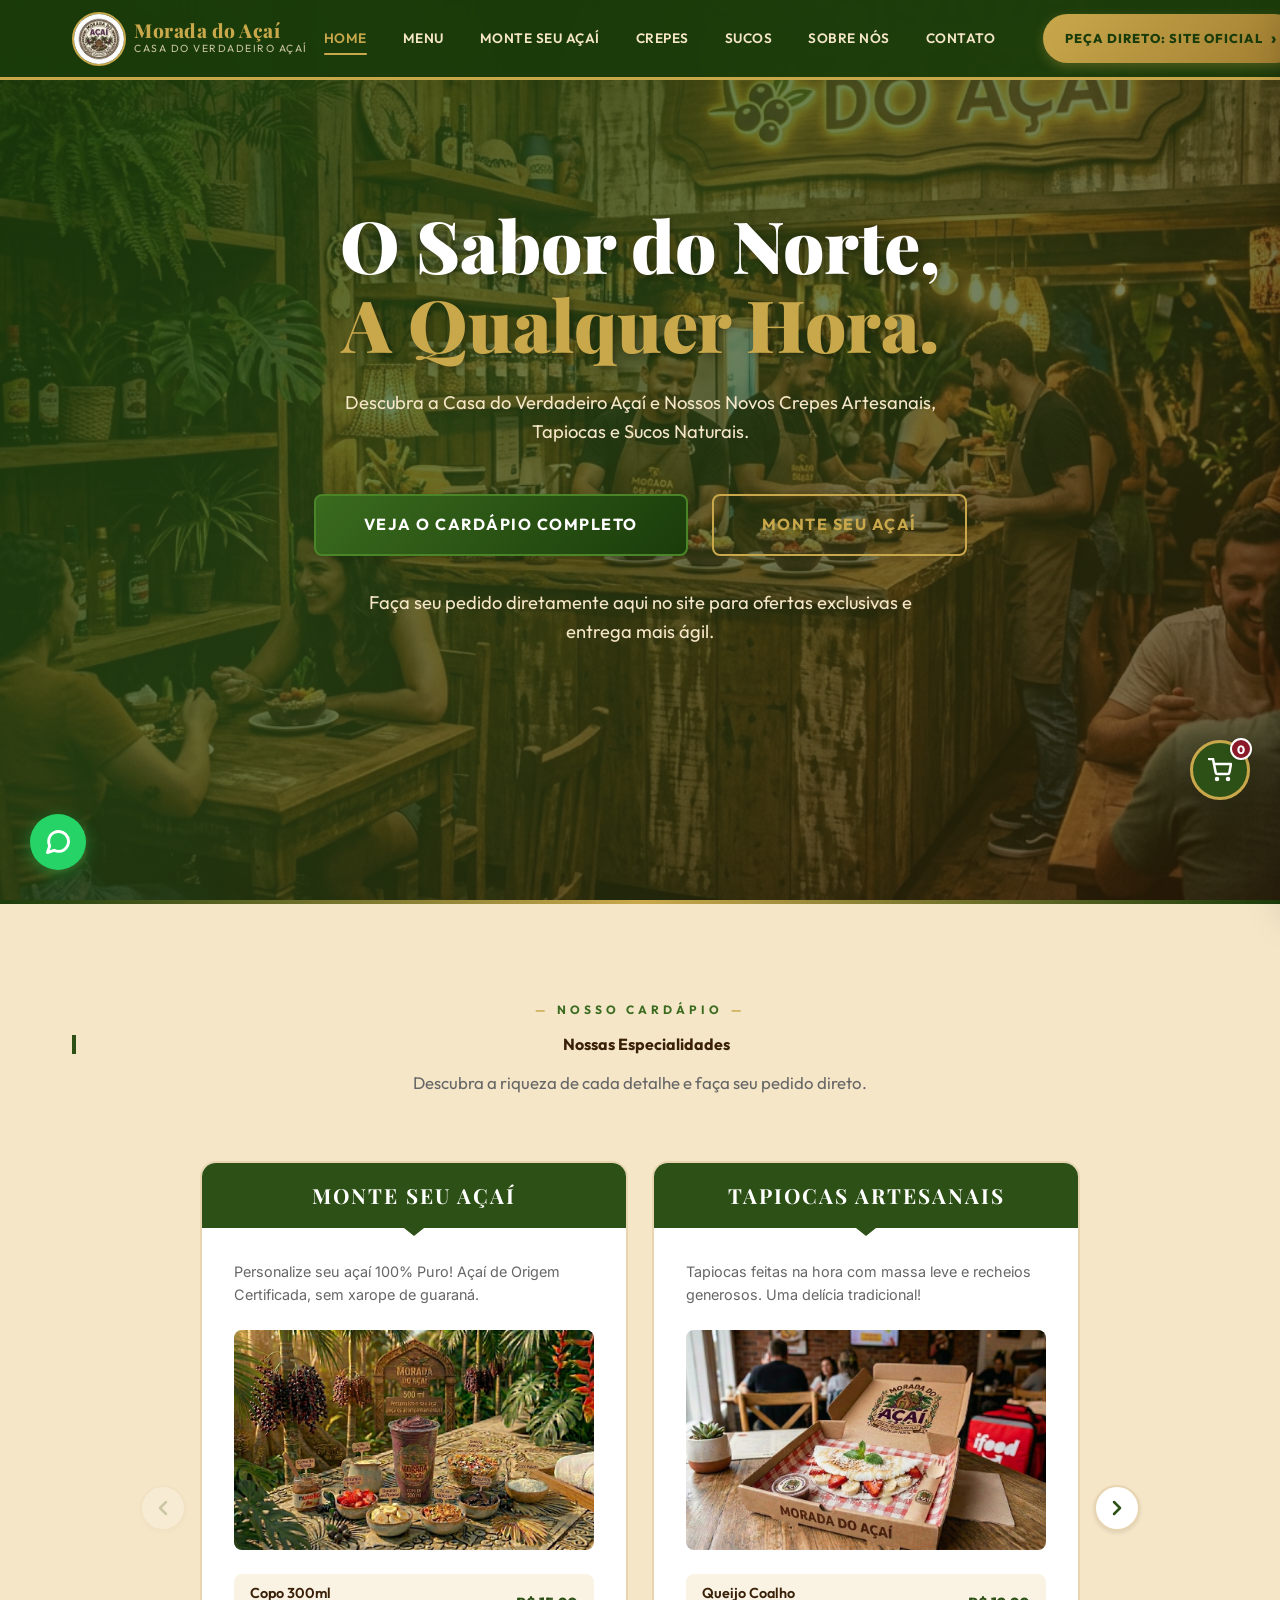
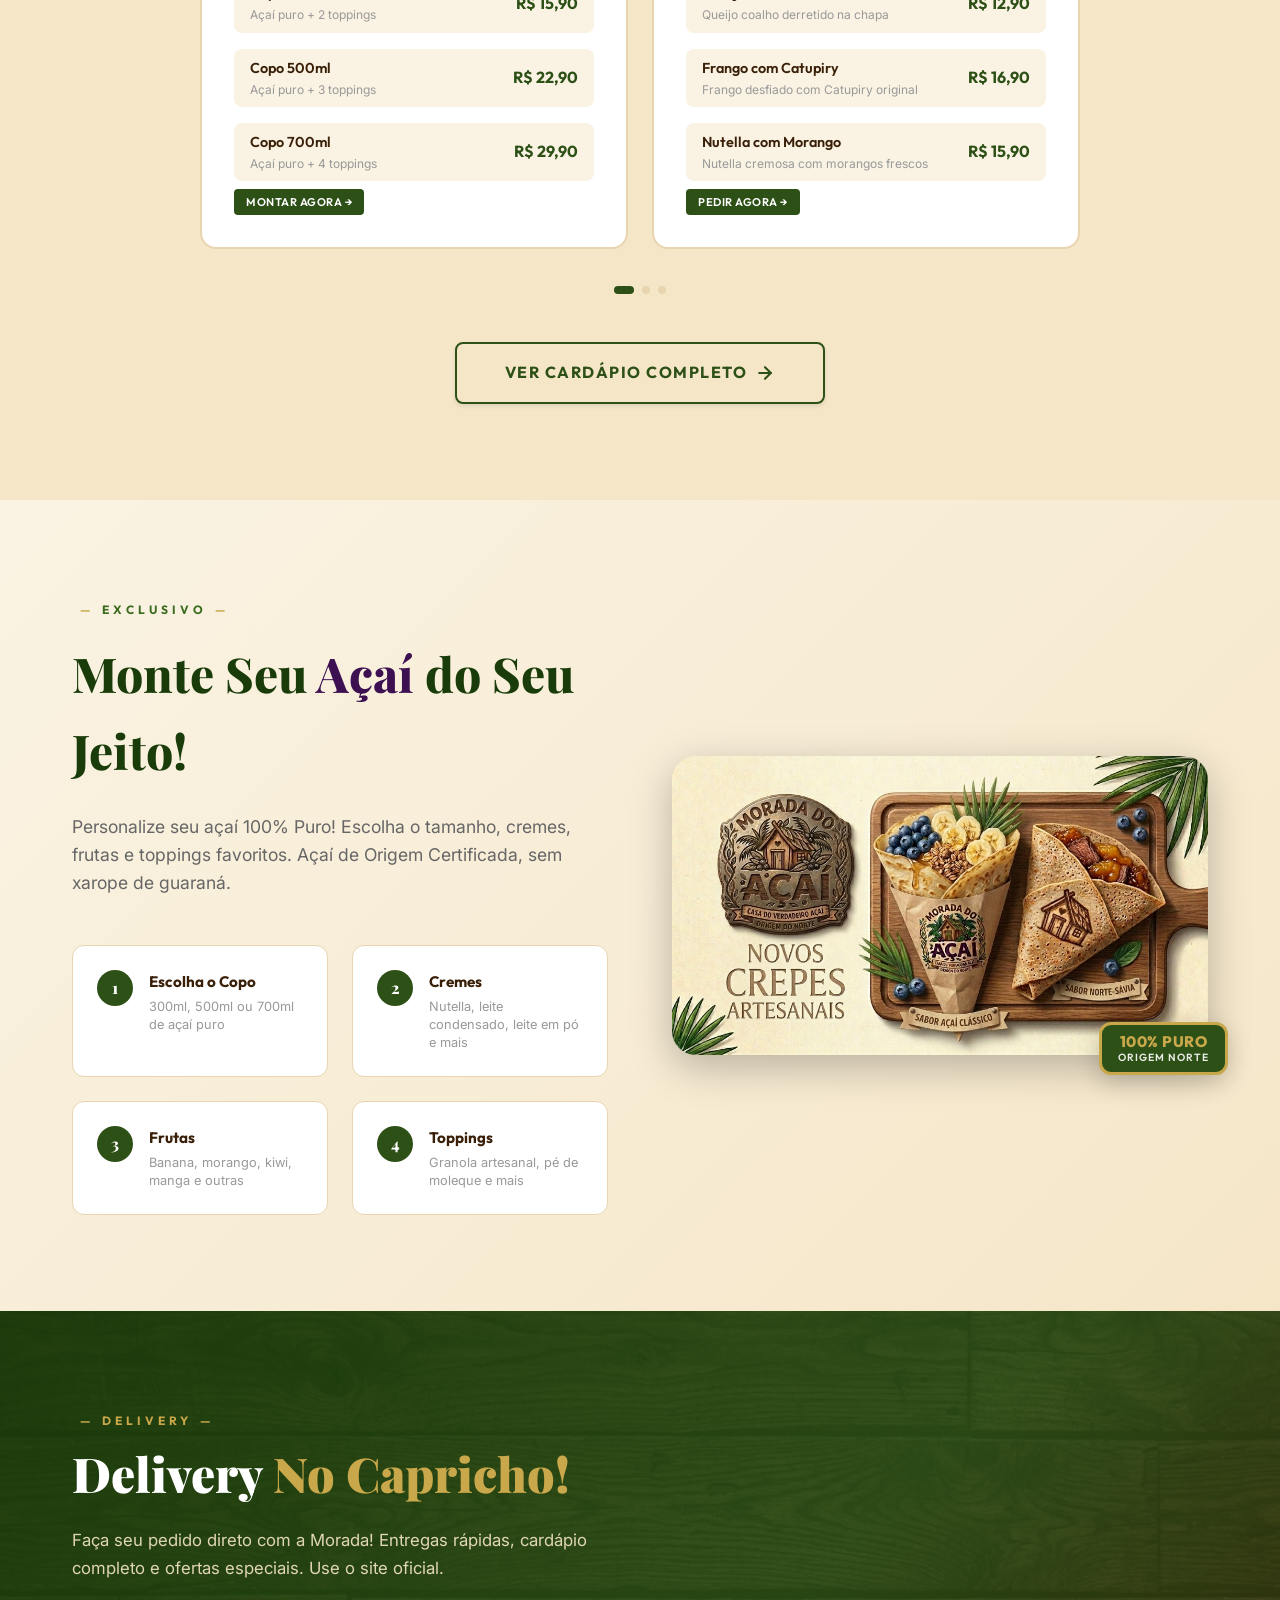
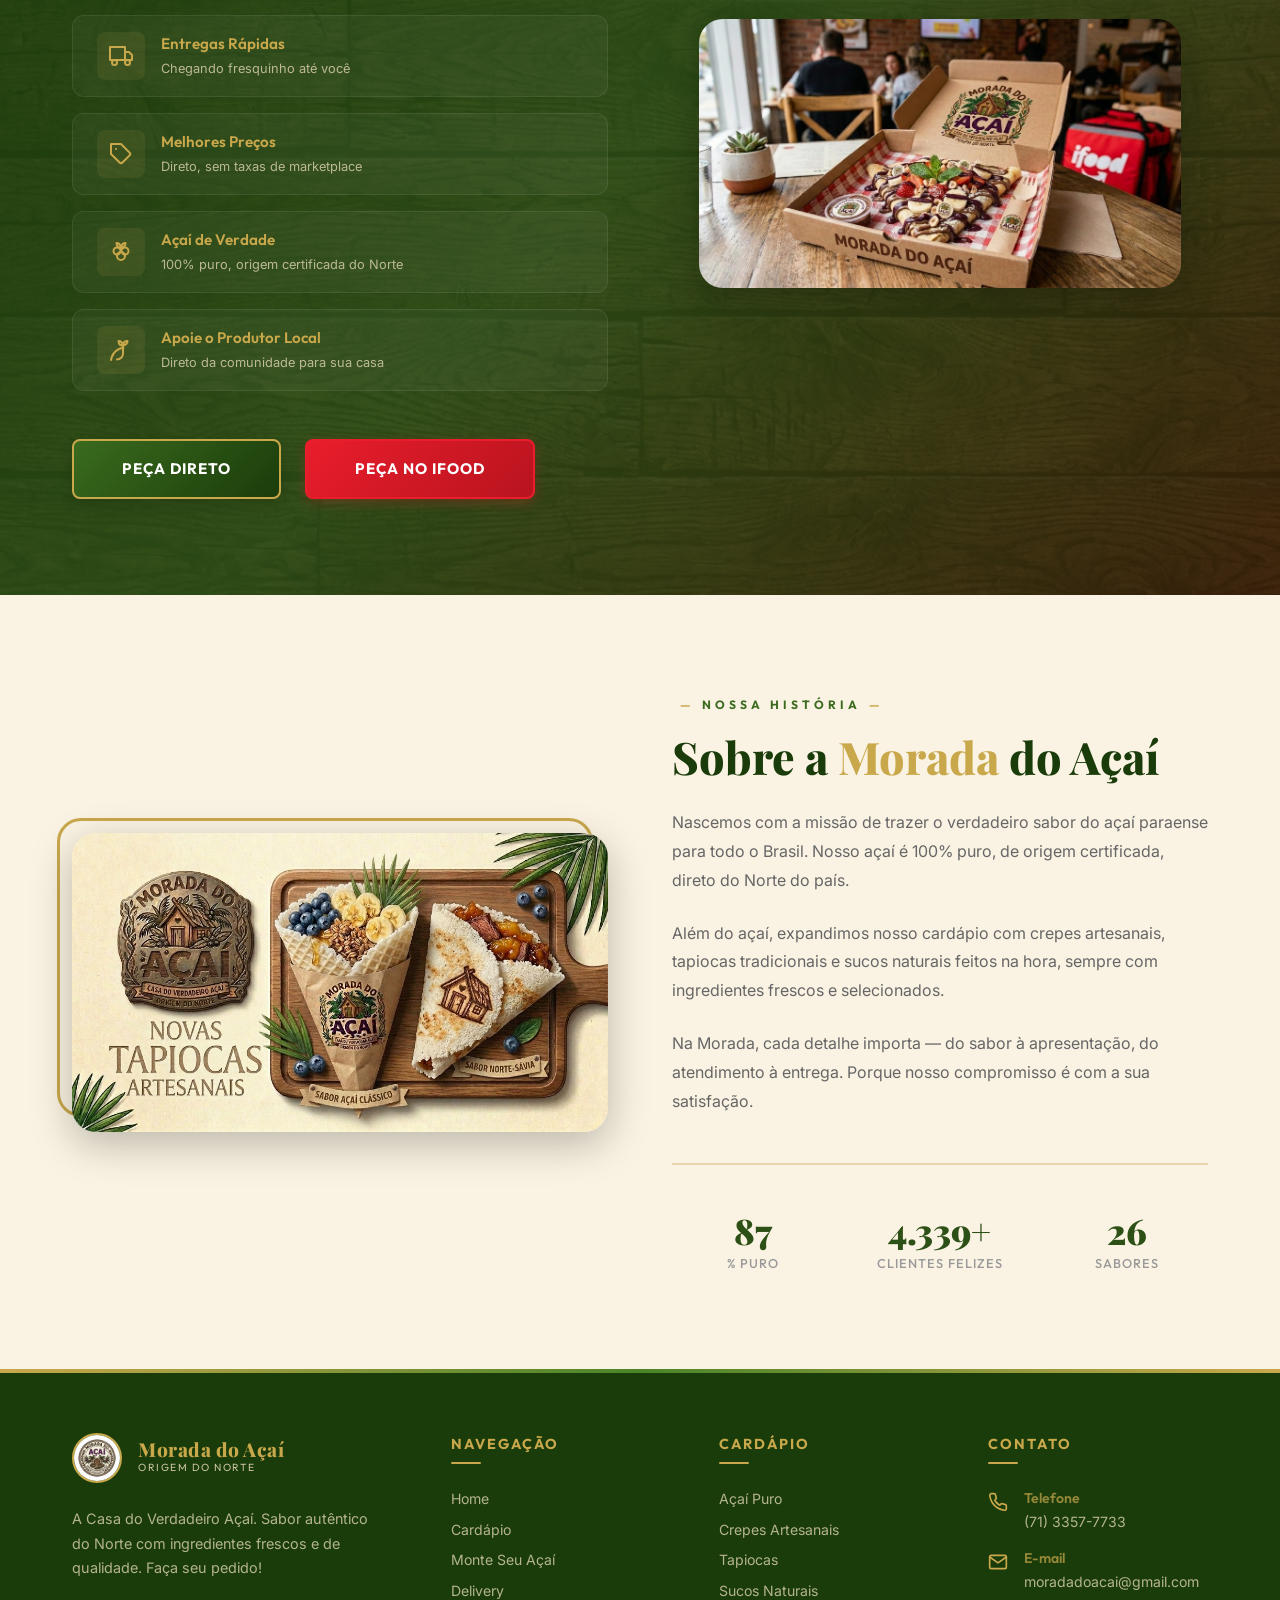
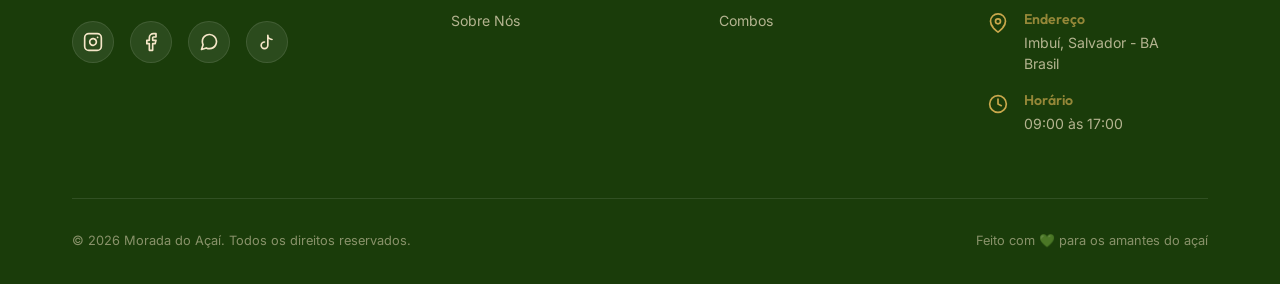
<file: projects/morada-do-acai/index.html>
<!DOCTYPE html>
<html lang="pt-BR">
<head>
  <meta charset="UTF-8">
  <meta name="viewport" content="width=device-width, initial-scale=1.0">
  <meta name="description" content="Morada do Açaí - A Casa do Verdadeiro Açaí. Açaí puro de origem certificada, crepes artesanais, tapiocas e sucos naturais. Delivery no capricho!">
  <meta name="keywords" content="açaí, açaí puro, crepes artesanais, sucos naturais, tapioca, delivery, morada do açaí">
  <meta name="author" content="Morada do Açaí">
  <title>Morada do Açaí | O Sabor do Norte, A Qualquer Hora</title>
  <link rel="icon" type="image/png" href="images/logo.png">
  <link rel="stylesheet" href="styles.css">
</head>
<body>

  <!-- Page Loader -->
  <div class="page-loader" id="pageLoader">
    <div class="loader-content">
      <img src="images/logo.png?v=2" alt="Morada do Açaí">
      <div class="loader-bar">
        <div class="loader-bar-fill"></div>
      </div>
    </div>
  </div>

  <!-- Header -->
  <header class="header" id="header">
    <div class="container">
      <a href="#home" class="logo">
        <img src="images/logo.png?v=2" alt="Morada do Açaí Logo">
        <div class="logo-text">
          <span class="brand">Morada do Açaí</span>
          <span class="tagline">Casa do Verdadeiro Açaí</span>
        </div>
      </a>

      <nav class="nav">
        <div class="nav-links" id="navLinks">
          <a href="#home" class="active">Home</a>
          <a href="#especialidades">Menu</a>
          <a href="#monte-acai">Monte Seu Açaí</a>
          <a href="cardapio.html?filter=crepes">Crepes</a>
          <a href="cardapio.html?filter=sucos">Sucos</a>
          <a href="#sobre">Sobre Nós</a>
          <a href="#contato">Contato</a>
        </div>

        <a href="https://wa.me/557133577733" target="_blank" rel="noopener" class="btn-order" id="btnOrder">
          Peça Direto: Site Oficial
          <span class="arrow">›</span>
        </a>

        <button class="menu-toggle" id="menuToggle" aria-label="Menu">
          <span></span>
          <span></span>
          <span></span>
        </button>
      </nav>
    </div>
  </header>

  <!-- Hero Section -->
  <section class="hero" id="home">
    <div class="hero-bg">
      <video autoplay loop muted playsinline poster="images/hero-bg.png" id="hero-video">
        <source src="images/hero-video.mp4?v=3" type="video/mp4">
        <img src="images/hero-bg.png" alt="Morada do Açaí Ambiente">
      </video>
    </div>
    <div class="hero-content">
      <h1>O Sabor do Norte,<br><span>A Qualquer Hora.</span></h1>
      <p>Descubra a Casa do Verdadeiro Açaí e Nossos Novos Crepes Artesanais, Tapiocas e Sucos Naturais.</p>
      <div class="hero-buttons">
        <a href="#especialidades" class="btn-primary">
          Veja o Cardápio Completo
        </a>
        <a href="#monte-acai" class="btn-secondary">
          Monte Seu Açaí
        </a>
      </div>
      <p class="hero-note">Faça seu pedido diretamente aqui no site para ofertas exclusivas e entrega mais ágil.</p>
    </div>
  </section>

  <!-- Specialties Section -->
  <section class="section specialties" id="especialidades">
    <div class="container">
      <div class="section-header reveal">
        <div class="section-label">Nosso Cardápio</div>
        <h2 class="section-title">Nossas Especialidades</h2>
        <p class="section-subtitle">Descubra a riqueza de cada detalhe e faça seu pedido direto.</p>
      </div>

      <div class="carousel-container reveal">
        <button class="carousel-btn prev" id="carouselPrev" aria-label="Anterior">
          <svg viewBox="0 0 24 24" width="24" height="24" fill="none" stroke="currentColor" stroke-width="2.5" stroke-linecap="round" stroke-linejoin="round">
            <polyline points="15 18 9 12 15 6"></polyline>
          </svg>
        </button>

        <div class="carousel-viewport">
          <div class="carousel-track" id="carouselTrack">
            <!-- Monte Seu Açaí Card -->
            <div class="specialty-card">
              <div class="specialty-card-header">
                <h3>Monte Seu Açaí</h3>
              </div>
              <div class="specialty-card-body">
                <p>Personalize seu açaí 100% Puro! Açaí de Origem Certificada, sem xarope de guaraná.</p>
                <div class="specialty-card-image">
                  <img src="images/acai-real.jpg?v=3" alt="Monte Seu Açaí Morada do Açaí">
                </div>
                <div class="specialty-items">
                  <div class="specialty-item">
                    <div class="specialty-item-info">
                      <div class="specialty-item-name">Copo 300ml</div>
                      <div class="specialty-item-desc">Açaí puro + 2 toppings</div>
                    </div>
                    <div class="specialty-item-price">R$ 15,90</div>
                  </div>
                  <div class="specialty-item">
                    <div class="specialty-item-info">
                      <div class="specialty-item-name">Copo 500ml</div>
                      <div class="specialty-item-desc">Açaí puro + 3 toppings</div>
                    </div>
                    <div class="specialty-item-price">R$ 22,90</div>
                  </div>
                  <div class="specialty-item">
                    <div class="specialty-item-info">
                      <div class="specialty-item-name">Copo 700ml</div>
                      <div class="specialty-item-desc">Açaí puro + 4 toppings</div>
                    </div>
                    <div class="specialty-item-price">R$ 29,90</div>
                  </div>
                </div>
                <button class="btn-add">Montar Agora →</button>
              </div>
            </div>

            <!-- Tapiocas Card -->
            <div class="specialty-card">
              <div class="specialty-card-header">
                <h3>Tapiocas Artesanais</h3>
              </div>
              <div class="specialty-card-body">
                <p>Tapiocas feitas na hora com massa leve e recheios generosos. Uma delícia tradicional!</p>
                <div class="specialty-card-image">
                  <img src="images/tapioca-box.jpg?v=3" alt="Tapiocas Artesanais Morada do Açaí">
                </div>
                <div class="specialty-items">
                  <div class="specialty-item">
                    <div class="specialty-item-info">
                      <div class="specialty-item-name">Queijo Coalho</div>
                      <div class="specialty-item-desc">Queijo coalho derretido na chapa</div>
                    </div>
                    <div class="specialty-item-price">R$ 12,90</div>
                  </div>
                  <div class="specialty-item">
                    <div class="specialty-item-info">
                      <div class="specialty-item-name">Frango com Catupiry</div>
                      <div class="specialty-item-desc">Frango desfiado com Catupiry original</div>
                    </div>
                    <div class="specialty-item-price">R$ 16,90</div>
                  </div>
                  <div class="specialty-item">
                    <div class="specialty-item-info">
                      <div class="specialty-item-name">Nutella com Morango</div>
                      <div class="specialty-item-desc">Nutella cremosa com morangos frescos</div>
                    </div>
                    <div class="specialty-item-price">R$ 15,90</div>
                  </div>
                </div>
                <button class="btn-add">Pedir Agora →</button>
              </div>
            </div>

            <!-- Crepes Card -->
            <div class="specialty-card">
              <div class="specialty-card-header">
                <h3>Crepes Artesanais</h3>
              </div>
              <div class="specialty-card-body">
                <p>Cada crepe é recheado com ingredientes frescos e artesanais. Novidade na Morada!</p>
                <div class="specialty-card-image">
                  <img src="images/crepe-box.jpg?v=3" alt="Crepes Artesanais Morada do Açaí">
                </div>
                <div class="specialty-items">
                  <div class="specialty-item">
                    <div class="specialty-item-info">
                      <div class="specialty-item-name">Sabor Açaí Clássico</div>
                      <div class="specialty-item-desc">Açaí, banana, granola, morango</div>
                    </div>
                    <div class="specialty-item-price">R$ 18,50</div>
                  </div>
                  <div class="specialty-item">
                    <div class="specialty-item-info">
                      <div class="specialty-item-name">Sabor Norte-Sávia</div>
                      <div class="specialty-item-desc">Castanha, cupuaçu, caramelo</div>
                    </div>
                    <div class="specialty-item-price">R$ 21,90</div>
                  </div>
                  <div class="specialty-item">
                    <div class="specialty-item-info">
                      <div class="specialty-item-name">Sabor Tropical</div>
                      <div class="specialty-item-desc">Manga, maracujá, coco</div>
                    </div>
                    <div class="specialty-item-price">R$ 19,90</div>
                  </div>
                </div>
                <button class="btn-add">Pedir Agora →</button>
              </div>
            </div>

            <!-- Sucos Card -->
            <div class="specialty-card">
              <div class="specialty-card-header">
                <h3>Sucos Naturais</h3>
              </div>
              <div class="specialty-card-body">
                <p>Feito com frutas frescas, sem açúcar ou conservantes, prontinho para beber.</p>
                <div class="specialty-card-image">
                  <img src="images/sucos-real.jpg?v=3" alt="Sucos Naturais Morada do Açaí">
                </div>
                <div class="specialty-items">
                  <div class="specialty-item">
                    <div class="specialty-item-info">
                      <div class="specialty-item-name">Laranja com Cenoura</div>
                      <div class="specialty-item-desc">300ml · 100% natural</div>
                    </div>
                    <div class="specialty-item-price">R$ 9,90</div>
                  </div>
                  <div class="specialty-item">
                    <div class="specialty-item-info">
                      <div class="specialty-item-name">Detox Verde</div>
                      <div class="specialty-item-desc">Couve, pepino, maçã, gengibre</div>
                    </div>
                    <div class="specialty-item-price">R$ 11,90</div>
                  </div>
                  <div class="specialty-item">
                    <div class="specialty-item-info">
                      <div class="specialty-item-name">Abacaxi com Hortelã</div>
                      <div class="specialty-item-desc">300ml · Refrescante</div>
                    </div>
                    <div class="specialty-item-price">R$ 10,90</div>
                  </div>
                </div>
                <button class="btn-add">Pedir Agora →</button>
              </div>
            </div>
          </div>
        </div>

        <button class="carousel-btn next" id="carouselNext" aria-label="Próximo">
          <svg viewBox="0 0 24 24" width="24" height="24" fill="none" stroke="currentColor" stroke-width="2.5" stroke-linecap="round" stroke-linejoin="round">
            <polyline points="9 18 15 12 9 6"></polyline>
          </svg>
        </button>
      </div>

      <div class="carousel-dots" id="carouselDots"></div>

      <div class="specialties-action reveal">
        <a href="cardapio.html" class="btn-view-menu">
          Ver Cardápio Completo
          <svg viewBox="0 0 24 24" width="20" height="20" fill="none" stroke="currentColor" stroke-width="2.5" stroke-linecap="round" stroke-linejoin="round">
            <line x1="5" y1="12" x2="19" y2="12"></line>
            <polyline points="12 5 19 12 12 19"></polyline>
          </svg>
        </a>
      </div>
    </div>
  </section>

  <!-- Monte Seu Açaí Section -->
  <section class="section monte-acai" id="monte-acai">
    <div class="container">
      <div class="monte-acai-content">
        <div class="monte-acai-text reveal-left">
          <div class="section-label" style="text-align: left;">Exclusivo</div>
          <h2>Monte Seu <span>Açaí</span> do Seu Jeito!</h2>
          <p class="lead">Personalize seu açaí 100% Puro! Escolha o tamanho, cremes, frutas e toppings favoritos. Açaí de Origem Certificada, sem xarope de guaraná.</p>

          <div class="steps-grid">
            <div class="step">
              <div class="step-number">1</div>
              <div class="step-info">
                <h4>Escolha o Copo</h4>
                <p>300ml, 500ml ou 700ml de açaí puro</p>
              </div>
            </div>
            <div class="step">
              <div class="step-number">2</div>
              <div class="step-info">
                <h4>Cremes</h4>
                <p>Nutella, leite condensado, leite em pó e mais</p>
              </div>
            </div>
            <div class="step">
              <div class="step-number">3</div>
              <div class="step-info">
                <h4>Frutas</h4>
                <p>Banana, morango, kiwi, manga e outras</p>
              </div>
            </div>
            <div class="step">
              <div class="step-number">4</div>
              <div class="step-info">
                <h4>Toppings</h4>
                <p>Granola artesanal, pé de moleque e mais</p>
              </div>
            </div>
          </div>
        </div>
        <div class="monte-acai-visual reveal-right">
          <img src="images/crepes-banner.jpg" alt="Novos Crepes Artesanais Morada do Açaí">
          <div class="monte-acai-badge">
            <span class="badge-highlight">100% PURO</span>
            <span class="badge-text">Origem Norte</span>
          </div>
        </div>
      </div>
    </div>
  </section>

  <!-- Delivery Section -->
  <section class="section delivery" id="delivery">
    <div class="delivery-bg">
      <img src="images/wood-texture.png?v=2" alt="Background">
    </div>
    <div class="container">
      <div class="delivery-content">
        <div class="delivery-text reveal-left">
          <div class="section-label" style="text-align: left; color: var(--gold);">Delivery</div>
          <h2>Delivery <span>No Capricho!</span></h2>
          <p>Faça seu pedido direto com a Morada! Entregas rápidas, cardápio completo e ofertas especiais. Use o site oficial.</p>

          <div class="delivery-features">
            <div class="delivery-feature">
              <div class="delivery-feature-icon">
                <svg viewBox="0 0 24 24" width="24" height="24" fill="none" stroke="currentColor" stroke-width="2" stroke-linecap="round" stroke-linejoin="round">
                  <rect x="1" y="3" width="15" height="13"></rect>
                  <polygon points="16 8 20 8 23 11 23 16 16 16 16 8"></polygon>
                  <circle cx="5.5" cy="18.5" r="2.5"></circle>
                  <circle cx="18.5" cy="18.5" r="2.5"></circle>
                </svg>
              </div>
              <div class="delivery-feature-text">
                <h4>Entregas Rápidas</h4>
                <p>Chegando fresquinho até você</p>
              </div>
            </div>
            <div class="delivery-feature">
              <div class="delivery-feature-icon">
                <svg viewBox="0 0 24 24" width="24" height="24" fill="none" stroke="currentColor" stroke-width="2" stroke-linecap="round" stroke-linejoin="round">
                  <path d="M20.59 13.41l-7.17 7.17a2 2 0 0 1-2.83 0L2 12V2h10l8.59 8.59a2 2 0 0 1 0 2.82z"></path>
                  <line x1="7" y1="7" x2="7.01" y2="7"></line>
                </svg>
              </div>
              <div class="delivery-feature-text">
                <h4>Melhores Preços</h4>
                <p>Direto, sem taxas de marketplace</p>
              </div>
            </div>
            <div class="delivery-feature">
              <div class="delivery-feature-icon">
                <svg viewBox="0 0 24 24" width="24" height="24" fill="none" stroke="currentColor" stroke-width="2" stroke-linecap="round" stroke-linejoin="round">
                  <circle cx="12" cy="16" r="4"></circle>
                  <circle cx="8" cy="11" r="3.5"></circle>
                  <circle cx="16" cy="11" r="3.5"></circle>
                  <path d="M12 7.5c.5-2.5 2-4.5 4.5-4.5 0 2.5-1.5 4.5-4.5 4.5z"></path>
                  <path d="M12 7.5C11.5 5 10 3 7.5 3c0 2.5 1.5 4.5 4.5 4.5z"></path>
                  <path d="M12 7.5V12"></path>
                </svg>
              </div>
              <div class="delivery-feature-text">
                <h4>Açaí de Verdade</h4>
                <p>100% puro, origem certificada do Norte</p>
              </div>
            </div>
            <div class="delivery-feature">
              <div class="delivery-feature-icon">
                <svg viewBox="0 0 24 24" width="24" height="24" fill="none" stroke="currentColor" stroke-width="2" stroke-linecap="round" stroke-linejoin="round">
                  <path d="M2 22c1.25-6.7 5.85-11.3 12.5-12.5"></path>
                  <path d="M14 7.5c2.5-.5 4.5-2 4.5-4.5-2.5 0-4.5 1.5-4.5 4.5z"></path>
                  <path d="M14 7.5c-.5-2.5-2-4.5-4.5-4.5 0 2.5 1.5 4.5 4.5 4.5z"></path>
                  <path d="M14 7.5v8c0 3.3-2.7 6-6 6"></path>
                </svg>
              </div>
              <div class="delivery-feature-text">
                <h4>Apoie o Produtor Local</h4>
                <p>Direto da comunidade para sua casa</p>
              </div>
            </div>
          </div>

          <div class="delivery-buttons">
            <a href="https://wa.me/557133577733" target="_blank" rel="noopener" class="btn-delivery-direto">
              Peça Direto
            </a>
            <a href="#" class="btn-delivery-ifood">
              Peça no iFood
            </a>
          </div>
        </div>

        <div class="delivery-image reveal-right">
          <img src="images/crepe-box.jpg" alt="Delivery Morada do Açaí">
        </div>
      </div>
    </div>
  </section>

  <!-- About Section -->
  <section class="section about" id="sobre">
    <div class="container">
      <div class="about-content">
        <div class="about-image-wrapper reveal-left">
          <img src="images/tapiocas-banner.jpg" alt="Novas Tapiocas Artesanais Morada do Açaí">
        </div>
        <div class="about-text reveal-right">
          <div class="section-label" style="text-align: left;">Nossa História</div>
          <h2>Sobre a <span>Morada</span> do Açaí</h2>
          <p>Nascemos com a missão de trazer o verdadeiro sabor do açaí paraense para todo o Brasil. Nosso açaí é 100% puro, de origem certificada, direto do Norte do país.</p>
          <p>Além do açaí, expandimos nosso cardápio com crepes artesanais, tapiocas tradicionais e sucos naturais feitos na hora, sempre com ingredientes frescos e selecionados.</p>
          <p>Na Morada, cada detalhe importa — do sabor à apresentação, do atendimento à entrega. Porque nosso compromisso é com a sua satisfação.</p>

          <div class="about-stats">
            <div class="about-stat">
              <div class="number" data-target="100">0</div>
              <div class="label">% Puro</div>
            </div>
            <div class="about-stat">
              <div class="number" data-target="5000">0</div>
              <div class="label">Clientes Felizes</div>
            </div>
            <div class="about-stat">
              <div class="number" data-target="30">0</div>
              <div class="label">Sabores</div>
            </div>
          </div>
        </div>
      </div>
    </div>
  </section>

  <!-- Footer -->
  <footer class="footer" id="contato">
    <div class="container">
      <div class="footer-grid">
        <div class="footer-brand">
          <a href="#home" class="logo">
            <img src="images/logo.png?v=2" alt="Morada do Açaí">
            <div class="logo-text">
              <span class="brand">Morada do Açaí</span>
              <span class="tagline">Origem do Norte</span>
            </div>
          </a>
          <p>A Casa do Verdadeiro Açaí. Sabor autêntico do Norte com ingredientes frescos e de qualidade. Faça seu pedido!</p>
          <div class="footer-social">
            <a href="#" aria-label="Instagram">
              <svg viewBox="0 0 24 24" width="20" height="20" fill="none" stroke="currentColor" stroke-width="2" stroke-linecap="round" stroke-linejoin="round">
                <rect x="2" y="2" width="20" height="20" rx="5" ry="5"></rect>
                <path d="M16 11.37A4 4 0 1 1 12.63 8 4 4 0 0 1 16 11.37z"></path>
                <line x1="17.5" y1="6.5" x2="17.51" y2="6.5"></line>
              </svg>
            </a>
            <a href="#" aria-label="Facebook">
              <svg viewBox="0 0 24 24" width="20" height="20" fill="none" stroke="currentColor" stroke-width="2" stroke-linecap="round" stroke-linejoin="round">
                <path d="M18 2h-3a5 5 0 0 0-5 5v3H7v4h3v8h4v-8h3l1-4h-4V7a1 1 0 0 1 1-1h3z"></path>
              </svg>
            </a>
            <a href="https://wa.me/557133577733" target="_blank" rel="noopener" aria-label="WhatsApp">
              <svg viewBox="0 0 24 24" width="20" height="20" fill="none" stroke="currentColor" stroke-width="2" stroke-linecap="round" stroke-linejoin="round">
                <path d="M21 11.5a8.38 8.38 0 0 1-.9 3.8 8.5 8.5 0 0 1-7.6 4.7 8.38 8.38 0 0 1-3.8-.9L3 21l1.9-5.7a8.38 8.38 0 0 1-.9-3.8 8.5 8.5 0 0 1 4.7-7.6 8.38 8.38 0 0 1 3.8-.9h.5a8.48 8.48 0 0 1 8 8v.5z"></path>
              </svg>
            </a>
            <a href="#" aria-label="TikTok">
              <svg viewBox="0 0 24 24" width="20" height="20" fill="none" stroke="currentColor" stroke-width="2" stroke-linecap="round" stroke-linejoin="round">
                <path d="M9 12a4 4 0 1 0 4 4V4a5 5 0 0 0 5 5"></path>
              </svg>
            </a>
          </div>
        </div>

        <div class="footer-column">
          <h4>Navegação</h4>
          <ul>
            <li><a href="#home">Home</a></li>
            <li><a href="#especialidades">Cardápio</a></li>
            <li><a href="#monte-acai">Monte Seu Açaí</a></li>
            <li><a href="#delivery">Delivery</a></li>
            <li><a href="#sobre">Sobre Nós</a></li>
          </ul>
        </div>

        <div class="footer-column">
          <h4>Cardápio</h4>
          <ul>
            <li><a href="#especialidades">Açaí Puro</a></li>
            <li><a href="#especialidades">Crepes Artesanais</a></li>
            <li><a href="#especialidades">Tapiocas</a></li>
            <li><a href="#especialidades">Sucos Naturais</a></li>
            <li><a href="#especialidades">Combos</a></li>
          </ul>
        </div>

        <div class="footer-column">
          <h4>Contato</h4>
          <div class="footer-contact-item">
            <span class="icon">
              <svg viewBox="0 0 24 24" width="18" height="18" fill="none" stroke="currentColor" stroke-width="2" stroke-linecap="round" stroke-linejoin="round">
                <path d="M22 16.92v3a2 2 0 0 1-2.18 2 19.79 19.79 0 0 1-8.63-3.07 19.5 19.5 0 0 1-6-6 19.79 19.79 0 0 1-3.07-8.67A2 2 0 0 1 4.11 2h3a2 2 0 0 1 2 1.72 12.84 12.84 0 0 0 .7 2.81 2 2 0 0 1-.45 2.11L8.09 9.91a16 16 0 0 0 6 6l1.27-1.27a2 2 0 0 1 2.11-.45 12.84 12.84 0 0 0 2.81.7A2 2 0 0 1 22 16.92z"></path>
              </svg>
            </span>
            <div class="info">
              <strong>Telefone</strong>
              (71) 3357-7733
            </div>
          </div>
          <div class="footer-contact-item">
            <span class="icon">
              <svg viewBox="0 0 24 24" width="18" height="18" fill="none" stroke="currentColor" stroke-width="2" stroke-linecap="round" stroke-linejoin="round">
                <path d="M4 4h16c1.1 0 2 .9 2 2v12c0 1.1-.9 2-2 2H4c-1.1 0-2-.9-2-2V6c0-1.1.9-2 2-2z"></path>
                <polyline points="22,6 12,13 2,6"></polyline>
              </svg>
            </span>
            <div class="info">
              <strong>E-mail</strong>
              moradadoacai@gmail.com
            </div>
          </div>
          <div class="footer-contact-item">
            <span class="icon">
              <svg viewBox="0 0 24 24" width="18" height="18" fill="none" stroke="currentColor" stroke-width="2" stroke-linecap="round" stroke-linejoin="round">
                <path d="M21 10c0 7-9 13-9 13s-9-6-9-13a9 9 0 0 1 18 0z"></path>
                <circle cx="12" cy="10" r="3"></circle>
              </svg>
            </span>
            <div class="info">
              <strong>Endereço</strong>
              Imbuí, Salvador - BA<br>Brasil
            </div>
          </div>
          <div class="footer-contact-item">
            <span class="icon">
              <svg viewBox="0 0 24 24" width="18" height="18" fill="none" stroke="currentColor" stroke-width="2" stroke-linecap="round" stroke-linejoin="round">
                <circle cx="12" cy="12" r="10"></circle>
                <polyline points="12 6 12 12 16 14"></polyline>
              </svg>
            </span>
            <div class="info">
              <strong>Horário</strong>
              09:00 às 17:00
            </div>
          </div>
        </div>
      </div>

      <div class="footer-bottom">
        <p>&copy; 2026 Morada do Açaí. Todos os direitos reservados.</p>
        <p>Feito com 💚 para os amantes do açaí</p>
      </div>
    </div>
  </footer>

  <!-- WhatsApp Float Button -->
  <a href="https://wa.me/557133577733" class="whatsapp-float" target="_blank" rel="noopener" aria-label="Fale conosco no WhatsApp">
    <svg viewBox="0 0 24 24" width="28" height="28" fill="none" stroke="currentColor" stroke-width="2.5" stroke-linecap="round" stroke-linejoin="round">
      <path d="M21 11.5a8.38 8.38 0 0 1-.9 3.8 8.5 8.5 0 0 1-7.6 4.7 8.38 8.38 0 0 1-3.8-.9L3 21l1.9-5.7a8.38 8.38 0 0 1-.9-3.8 8.5 8.5 0 0 1 4.7-7.6 8.38 8.38 0 0 1 3.8-.9h.5a8.48 8.48 0 0 1 8 8v.5z"></path>
    </svg>
  </a>

  <!-- Back to Top Button -->
  <button class="back-to-top" id="backToTop" aria-label="Voltar ao topo">↑</button>

  <!-- Floating Cart Button -->
  <button class="cart-float-btn" id="cartFloatBtn" aria-label="Ver Carrinho">
    <span class="cart-icon">
      <svg viewBox="0 0 24 24" width="24" height="24" fill="none" stroke="currentColor" stroke-width="2.5" stroke-linecap="round" stroke-linejoin="round">
        <circle cx="9" cy="21" r="1"></circle>
        <circle cx="20" cy="21" r="1"></circle>
        <path d="M1 1h4l2.68 13.39a2 2 0 0 0 2 1.61h9.72a2 2 0 0 0 2-1.61L23 6H6"></path>
      </svg>
    </span>
    <span class="cart-badge" id="cartBadge">0</span>
  </button>

  <!-- Cart Drawer -->
  <div class="cart-drawer" id="cartDrawer">
    <div class="cart-drawer-header">
      <h3>Seu Pedido</h3>
      <button class="close-drawer" id="closeDrawer">&times;</button>
    </div>
    
    <!-- Cart Items View -->
    <div class="cart-view" id="cartView">
      <div class="cart-items" id="cartItemsList">
        <div class="empty-cart-message">
          <svg viewBox="0 0 24 24" width="48" height="48" fill="none" stroke="currentColor" stroke-width="1.5" stroke-linecap="round" stroke-linejoin="round">
            <circle cx="9" cy="21" r="1"></circle>
            <circle cx="20" cy="21" r="1"></circle>
            <path d="M1 1h4l2.68 13.39a2 2 0 0 0 2 1.61h9.72a2 2 0 0 0 2-1.61L23 6H6"></path>
          </svg>
          <p>Seu carrinho está vazio.</p>
        </div>
      </div>
      <div class="cart-summary">
        <div class="summary-line">
          <span>Subtotal</span>
          <span id="cartSubtotal">R$ 0,00</span>
        </div>
        <button class="btn-checkout-next" id="btnCheckoutNext" disabled>Avançar para o Pedido</button>
      </div>
    </div>

    <!-- Checkout Form View -->
    <div class="checkout-view hidden" id="checkoutView">
      <form id="checkoutForm">
        <div class="form-group">
          <label for="clientName">Seu Nome *</label>
          <input type="text" id="clientName" required placeholder="Digite seu nome">
        </div>
        <div class="form-group">
          <label for="clientPhone">Seu WhatsApp *</label>
          <input type="tel" id="clientPhone" required placeholder="(DD) 99999-9999">
        </div>
        <div class="form-group">
          <label>Como deseja receber? *</label>
          <div class="delivery-options">
            <label class="delivery-type-label active">
              <input type="radio" name="deliveryType" value="delivery" checked>
              <span>Delivery (+R$ 5,00)</span>
            </label>
            <label class="delivery-type-label">
              <input type="radio" name="deliveryType" value="retirada">
              <span>Retirada no Local</span>
            </label>
          </div>
        </div>

        <!-- Address Fields -->
        <div class="address-fields" id="addressFields">
          <div class="form-group">
            <label for="street">Rua e Número *</label>
            <input type="text" id="street" placeholder="Rua das Flores, 123">
          </div>
          <div class="form-group">
            <label for="neighborhood">Bairro *</label>
            <input type="text" id="neighborhood" placeholder="Imbuí">
          </div>
          <div class="form-group">
            <label for="complement">Complemento / Referência</label>
            <input type="text" id="complement" placeholder="Apto 101, próximo ao mercado">
          </div>
        </div>

        <div class="form-group">
          <label for="paymentMethod">Forma de Pagamento *</label>
          <select id="paymentMethod" required>
            <option value="pix">Pix</option>
            <option value="cartao">Cartão de Crédito / Débito</option>
            <option value="dinheiro">Dinheiro</option>
          </select>
        </div>
        
        <div class="form-group hidden" id="changeGroup">
          <label for="cashChange">Troco para quanto?</label>
          <input type="number" id="cashChange" placeholder="Ex: 50" min="0">
        </div>

        <div class="checkout-actions">
          <button type="button" class="btn-checkout-back" id="btnCheckoutBack">Voltar</button>
          <button type="submit" class="btn-checkout-submit">Enviar via WhatsApp</button>
        </div>
      </form>
    </div>
  </div>



  <script src="script.js"></script>
  <script>
    // Force hero video to play
    document.addEventListener('DOMContentLoaded', function() {
      var video = document.getElementById('hero-video');
      if (video) {
        video.muted = true;
        var playPromise = video.play();
        if (playPromise !== undefined) {
          playPromise.catch(function() {
            // Autoplay blocked, try on user interaction
            document.addEventListener('click', function() {
              video.play();
            }, { once: true });
            document.addEventListener('scroll', function() {
              video.play();
            }, { once: true });
          });
        }
      }
    });
  </script>
</body>
</html>
</file>
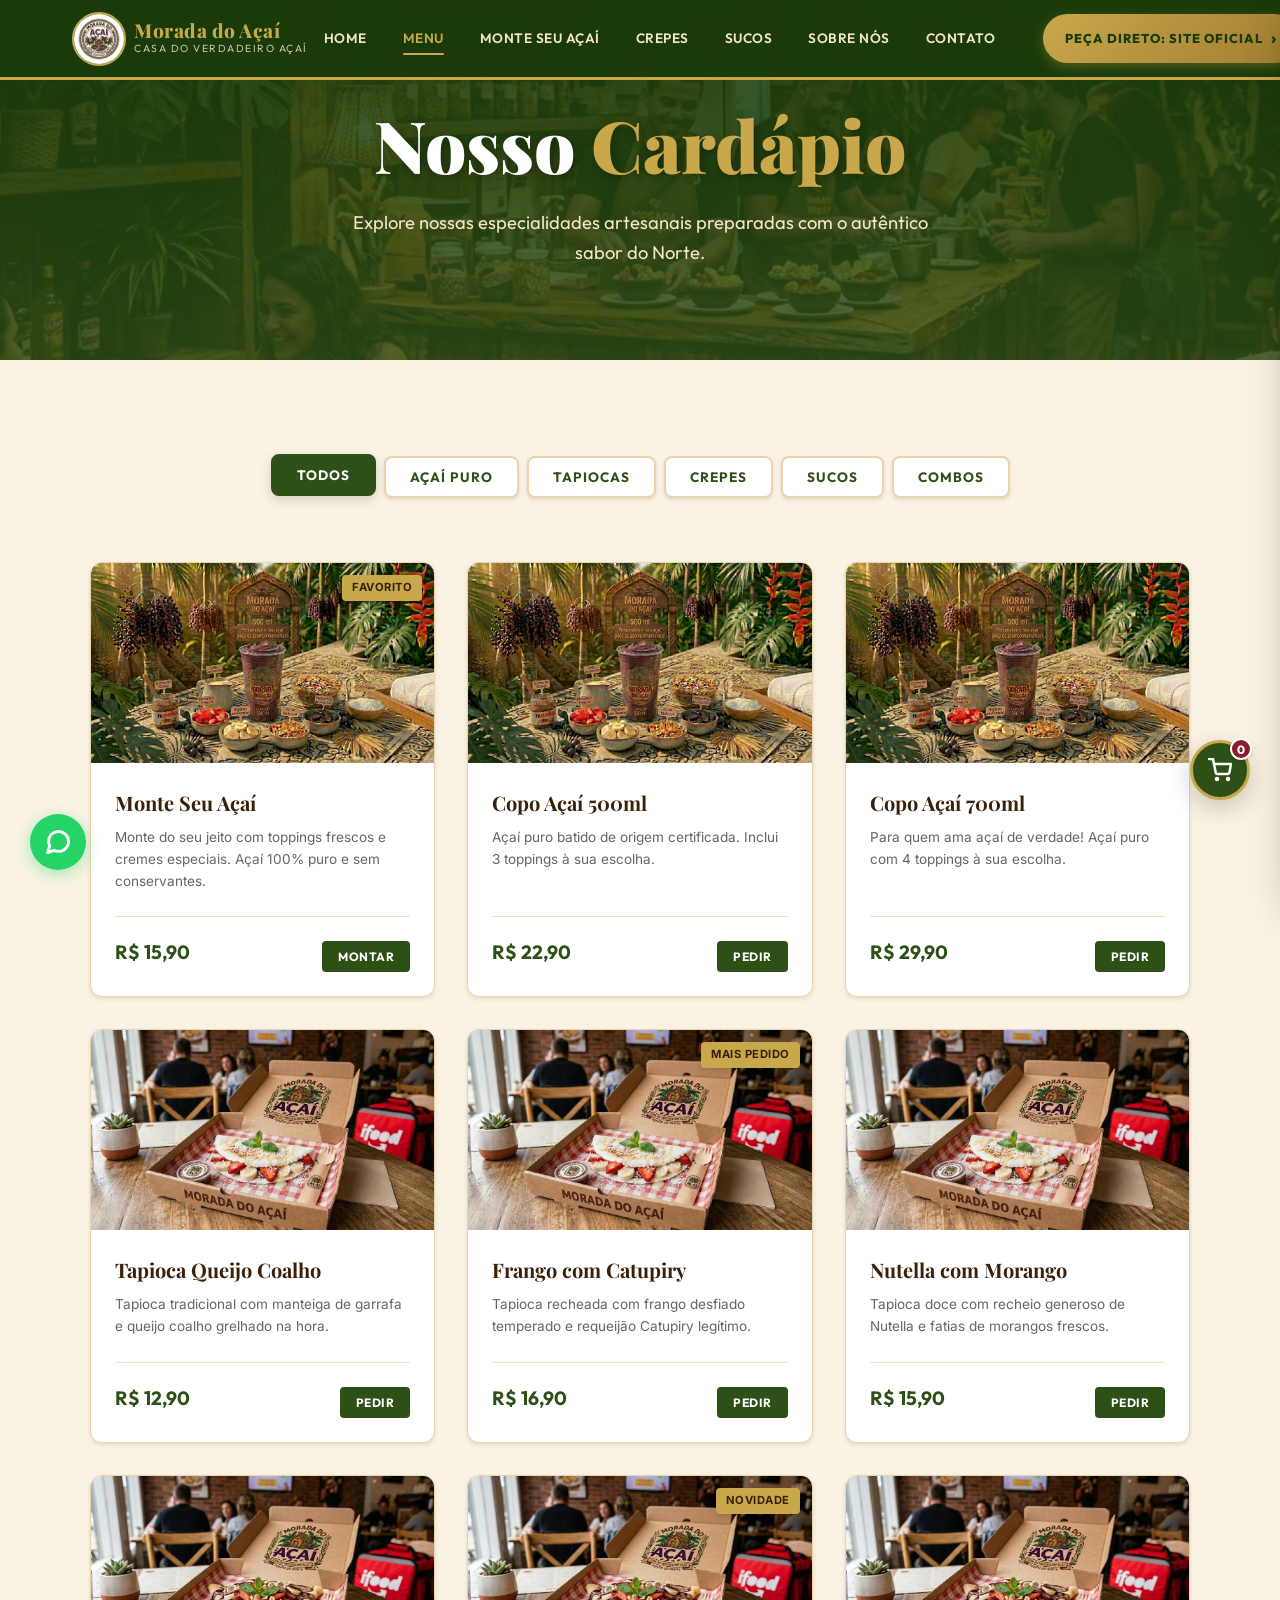
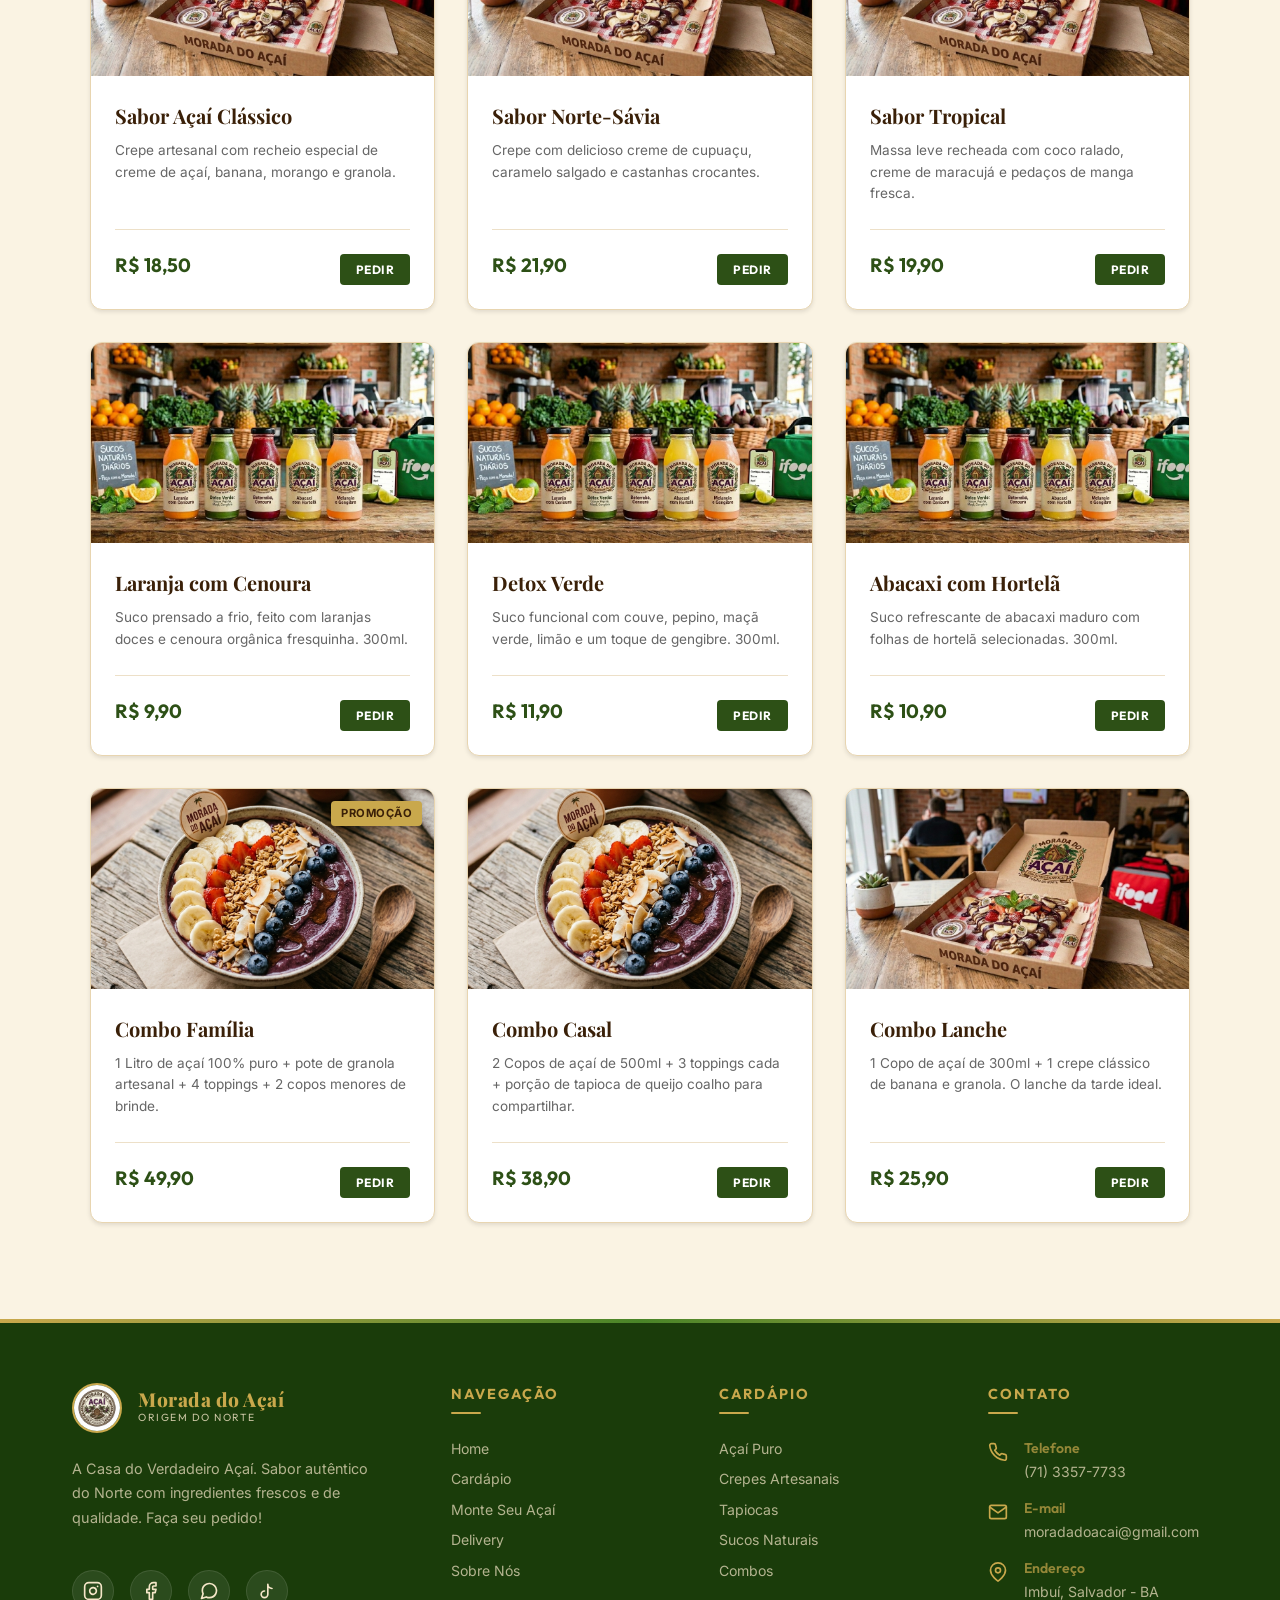
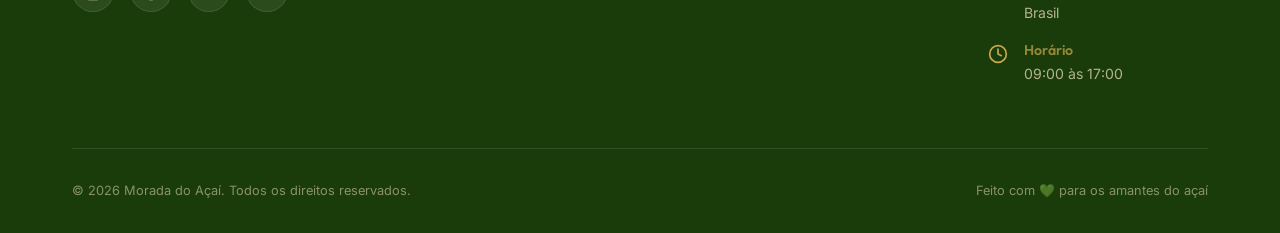
<file: projects/morada-do-acai/cardapio.html>
<!DOCTYPE html>
<html lang="pt-BR">
<head>
  <meta charset="UTF-8">
  <meta name="viewport" content="width=device-width, initial-scale=1.0">
  <meta name="description" content="Morada do Açaí - Nosso Cardápio Completo. Monte seu açaí puro, tapiocas artesanais, crepes e sucos naturais. Delivery rápido!">
  <meta name="keywords" content="cardápio, açaí, crepes, tapioca, sucos, combos, morada do açaí">
  <meta name="author" content="Morada do Açaí">
  <title>Cardápio Completo | Morada do Açaí</title>
  <link rel="icon" type="image/png" href="images/logo.png">
  <link rel="stylesheet" href="styles.css">
</head>
<body>

  <!-- Page Loader -->
  <div class="page-loader" id="pageLoader">
    <div class="loader-content">
      <img src="images/logo.png?v=2" alt="Morada do Açaí">
      <div class="loader-bar">
        <div class="loader-bar-fill"></div>
      </div>
    </div>
  </div>

  <!-- Header -->
  <header class="header" id="header">
    <div class="container">
      <a href="index.html#home" class="logo">
        <img src="images/logo.png?v=2" alt="Morada do Açaí Logo">
        <div class="logo-text">
          <span class="brand">Morada do Açaí</span>
          <span class="tagline">Casa do Verdadeiro Açaí</span>
        </div>
      </a>

      <nav class="nav">
        <div class="nav-links" id="navLinks">
          <a href="index.html#home">Home</a>
          <a href="#" class="active">Menu</a>
          <a href="index.html#monte-acai">Monte Seu Açaí</a>
          <a href="cardapio.html?filter=crepes">Crepes</a>
          <a href="cardapio.html?filter=sucos">Sucos</a>
          <a href="index.html#sobre">Sobre Nós</a>
          <a href="index.html#contato">Contato</a>
        </div>

        <a href="https://wa.me/557133577733" target="_blank" rel="noopener" class="btn-order" id="btnOrder">
          Peça Direto: Site Oficial
          <span class="arrow">›</span>
        </a>

        <button class="menu-toggle" id="menuToggle" aria-label="Menu">
          <span></span>
          <span></span>
          <span></span>
        </button>
      </nav>
    </div>
  </header>

  <!-- Hero Section -->
  <section class="hero hero-menu-small">
    <div class="hero-bg">
      <img src="images/hero-bg.png?v=2" alt="Morada do Açaí Ambiente">
    </div>
    <div class="hero-content">
      <h1>Nosso <span>Cardápio</span></h1>
      <p>Explore nossas especialidades artesanais preparadas com o autêntico sabor do Norte.</p>
    </div>
  </section>

  <!-- Menu Section with Filters -->
  <section class="menu-section">
    <div class="container">
      
      <!-- Category Filters -->
      <div class="menu-filters">
        <button class="filter-btn active" data-filter="todos">Todos</button>
        <button class="filter-btn" data-filter="acai">Açaí Puro</button>
        <button class="filter-btn" data-filter="tapiocas">Tapiocas</button>
        <button class="filter-btn" data-filter="crepes">Crepes</button>
        <button class="filter-btn" data-filter="sucos">Sucos</button>
        <button class="filter-btn" data-filter="combos">Combos</button>
      </div>

      <!-- Catalog Grid -->
      <div class="menu-catalog">
        
        <!-- Açaí 1 -->
        <div class="menu-catalog-card" data-category="acai">
          <div class="menu-catalog-img">
            <img src="images/acai-real.jpg?v=3" alt="Monte Seu Açaí">
            <span class="menu-catalog-badge">Favorito</span>
          </div>
          <div class="menu-catalog-info">
            <h3>Monte Seu Açaí</h3>
            <p>Monte do seu jeito com toppings frescos e cremes especiais. Açaí 100% puro e sem conservantes.</p>
            <div class="menu-catalog-footer">
              <span class="menu-catalog-price">R$ 15,90</span>
              <button class="menu-catalog-btn btn-add">Montar</button>
            </div>
          </div>
        </div>

        <!-- Açaí 2 -->
        <div class="menu-catalog-card" data-category="acai">
          <div class="menu-catalog-img">
            <img src="images/acai-real.jpg?v=3" alt="Açaí Tradicional 500ml">
          </div>
          <div class="menu-catalog-info">
            <h3>Copo Açaí 500ml</h3>
            <p>Açaí puro batido de origem certificada. Inclui 3 toppings à sua escolha.</p>
            <div class="menu-catalog-footer">
              <span class="menu-catalog-price">R$ 22,90</span>
              <button class="menu-catalog-btn btn-add">Pedir</button>
            </div>
          </div>
        </div>

        <!-- Açaí 3 -->
        <div class="menu-catalog-card" data-category="acai">
          <div class="menu-catalog-img">
            <img src="images/acai-real.jpg?v=3" alt="Copo Açaí 700ml">
          </div>
          <div class="menu-catalog-info">
            <h3>Copo Açaí 700ml</h3>
            <p>Para quem ama açaí de verdade! Açaí puro com 4 toppings à sua escolha.</p>
            <div class="menu-catalog-footer">
              <span class="menu-catalog-price">R$ 29,90</span>
              <button class="menu-catalog-btn btn-add">Pedir</button>
            </div>
          </div>
        </div>

        <!-- Tapioca 1 -->
        <div class="menu-catalog-card" data-category="tapiocas">
          <div class="menu-catalog-img">
            <img src="images/tapioca-box.jpg?v=3" alt="Tapioca Queijo Coalho">
          </div>
          <div class="menu-catalog-info">
            <h3>Tapioca Queijo Coalho</h3>
            <p>Tapioca tradicional com manteiga de garrafa e queijo coalho grelhado na hora.</p>
            <div class="menu-catalog-footer">
              <span class="menu-catalog-price">R$ 12,90</span>
              <button class="menu-catalog-btn btn-add">Pedir</button>
            </div>
          </div>
        </div>

        <!-- Tapioca 2 -->
        <div class="menu-catalog-card" data-category="tapiocas">
          <div class="menu-catalog-img">
            <img src="images/tapioca-box.jpg?v=3" alt="Tapioca Frango com Catupiry">
            <span class="menu-catalog-badge">Mais Pedido</span>
          </div>
          <div class="menu-catalog-info">
            <h3>Frango com Catupiry</h3>
            <p>Tapioca recheada com frango desfiado temperado e requeijão Catupiry legítimo.</p>
            <div class="menu-catalog-footer">
              <span class="menu-catalog-price">R$ 16,90</span>
              <button class="menu-catalog-btn btn-add">Pedir</button>
            </div>
          </div>
        </div>

        <!-- Tapioca 3 -->
        <div class="menu-catalog-card" data-category="tapiocas">
          <div class="menu-catalog-img">
            <img src="images/tapioca-box.jpg?v=3" alt="Tapioca Nutella com Morango">
          </div>
          <div class="menu-catalog-info">
            <h3>Nutella com Morango</h3>
            <p>Tapioca doce com recheio generoso de Nutella e fatias de morangos frescos.</p>
            <div class="menu-catalog-footer">
              <span class="menu-catalog-price">R$ 15,90</span>
              <button class="menu-catalog-btn btn-add">Pedir</button>
            </div>
          </div>
        </div>

        <!-- Crepe 1 -->
        <div class="menu-catalog-card" data-category="crepes">
          <div class="menu-catalog-img">
            <img src="images/crepe-box.jpg?v=3" alt="Crepe Sabor Açaí Clássico">
          </div>
          <div class="menu-catalog-info">
            <h3>Sabor Açaí Clássico</h3>
            <p>Crepe artesanal com recheio especial de creme de açaí, banana, morango e granola.</p>
            <div class="menu-catalog-footer">
              <span class="menu-catalog-price">R$ 18,50</span>
              <button class="menu-catalog-btn btn-add">Pedir</button>
            </div>
          </div>
        </div>

        <!-- Crepe 2 -->
        <div class="menu-catalog-card" data-category="crepes">
          <div class="menu-catalog-img">
            <img src="images/crepe-box.jpg?v=3" alt="Crepe Sabor Norte-Sávia">
            <span class="menu-catalog-badge">Novidade</span>
          </div>
          <div class="menu-catalog-info">
            <h3>Sabor Norte-Sávia</h3>
            <p>Crepe com delicioso creme de cupuaçu, caramelo salgado e castanhas crocantes.</p>
            <div class="menu-catalog-footer">
              <span class="menu-catalog-price">R$ 21,90</span>
              <button class="menu-catalog-btn btn-add">Pedir</button>
            </div>
          </div>
        </div>

        <!-- Crepe 3 -->
        <div class="menu-catalog-card" data-category="crepes">
          <div class="menu-catalog-img">
            <img src="images/crepe-box.jpg?v=3" alt="Crepe Sabor Tropical">
          </div>
          <div class="menu-catalog-info">
            <h3>Sabor Tropical</h3>
            <p>Massa leve recheada com coco ralado, creme de maracujá e pedaços de manga fresca.</p>
            <div class="menu-catalog-footer">
              <span class="menu-catalog-price">R$ 19,90</span>
              <button class="menu-catalog-btn btn-add">Pedir</button>
            </div>
          </div>
        </div>

        <!-- Suco 1 -->
        <div class="menu-catalog-card" data-category="sucos">
          <div class="menu-catalog-img">
            <img src="images/sucos-real.jpg?v=3" alt="Suco Laranja com Cenoura">
          </div>
          <div class="menu-catalog-info">
            <h3>Laranja com Cenoura</h3>
            <p>Suco prensado a frio, feito com laranjas doces e cenoura orgânica fresquinha. 300ml.</p>
            <div class="menu-catalog-footer">
              <span class="menu-catalog-price">R$ 9,90</span>
              <button class="menu-catalog-btn btn-add">Pedir</button>
            </div>
          </div>
        </div>

        <!-- Suco 2 -->
        <div class="menu-catalog-card" data-category="sucos">
          <div class="menu-catalog-img">
            <img src="images/sucos-real.jpg?v=3" alt="Suco Detox Verde">
          </div>
          <div class="menu-catalog-info">
            <h3>Detox Verde</h3>
            <p>Suco funcional com couve, pepino, maçã verde, limão e um toque de gengibre. 300ml.</p>
            <div class="menu-catalog-footer">
              <span class="menu-catalog-price">R$ 11,90</span>
              <button class="menu-catalog-btn btn-add">Pedir</button>
            </div>
          </div>
        </div>

        <!-- Suco 3 -->
        <div class="menu-catalog-card" data-category="sucos">
          <div class="menu-catalog-img">
            <img src="images/sucos-real.jpg?v=3" alt="Suco Abacaxi com Hortelã">
          </div>
          <div class="menu-catalog-info">
            <h3>Abacaxi com Hortelã</h3>
            <p>Suco refrescante de abacaxi maduro com folhas de hortelã selecionadas. 300ml.</p>
            <div class="menu-catalog-footer">
              <span class="menu-catalog-price">R$ 10,90</span>
              <button class="menu-catalog-btn btn-add">Pedir</button>
            </div>
          </div>
        </div>

        <!-- Combo 1 -->
        <div class="menu-catalog-card" data-category="combos">
          <div class="menu-catalog-img">
            <img src="images/acai-bowl.png?v=3" alt="Combo Família">
            <span class="menu-catalog-badge">Promoção</span>
          </div>
          <div class="menu-catalog-info">
            <h3>Combo Família</h3>
            <p>1 Litro de açaí 100% puro + pote de granola artesanal + 4 toppings + 2 copos menores de brinde.</p>
            <div class="menu-catalog-footer">
              <span class="menu-catalog-price">R$ 49,90</span>
              <button class="menu-catalog-btn btn-add">Pedir</button>
            </div>
          </div>
        </div>

        <!-- Combo 2 -->
        <div class="menu-catalog-card" data-category="combos">
          <div class="menu-catalog-img">
            <img src="images/acai-bowl.png?v=3" alt="Combo Casal">
          </div>
          <div class="menu-catalog-info">
            <h3>Combo Casal</h3>
            <p>2 Copos de açaí de 500ml + 3 toppings cada + porção de tapioca de queijo coalho para compartilhar.</p>
            <div class="menu-catalog-footer">
              <span class="menu-catalog-price">R$ 38,90</span>
              <button class="menu-catalog-btn btn-add">Pedir</button>
            </div>
          </div>
        </div>

        <!-- Combo 3 -->
        <div class="menu-catalog-card" data-category="combos">
          <div class="menu-catalog-img">
            <img src="images/crepe-box.jpg?v=3" alt="Combo Lanche">
          </div>
          <div class="menu-catalog-info">
            <h3>Combo Lanche</h3>
            <p>1 Copo de açaí de 300ml + 1 crepe clássico de banana e granola. O lanche da tarde ideal.</p>
            <div class="menu-catalog-footer">
              <span class="menu-catalog-price">R$ 25,90</span>
              <button class="menu-catalog-btn btn-add">Pedir</button>
            </div>
          </div>
        </div>

      </div>
    </div>
  </section>

  <!-- Footer -->
  <footer class="footer" id="contato">
    <div class="container">
      <div class="footer-grid">
        <div class="footer-brand">
          <a href="index.html#home" class="logo">
            <img src="images/logo.png?v=2" alt="Morada do Açaí">
            <div class="logo-text">
              <span class="brand">Morada do Açaí</span>
              <span class="tagline">Origem do Norte</span>
            </div>
          </a>
          <p>A Casa do Verdadeiro Açaí. Sabor autêntico do Norte com ingredientes frescos e de qualidade. Faça seu pedido!</p>
          <div class="footer-social">
            <a href="#" aria-label="Instagram">
              <svg viewBox="0 0 24 24" width="20" height="20" fill="none" stroke="currentColor" stroke-width="2" stroke-linecap="round" stroke-linejoin="round">
                <rect x="2" y="2" width="20" height="20" rx="5" ry="5"></rect>
                <path d="M16 11.37A4 4 0 1 1 12.63 8 4 4 0 0 1 16 11.37z"></path>
                <line x1="17.5" y1="6.5" x2="17.51" y2="6.5"></line>
              </svg>
            </a>
            <a href="#" aria-label="Facebook">
              <svg viewBox="0 0 24 24" width="20" height="20" fill="none" stroke="currentColor" stroke-width="2" stroke-linecap="round" stroke-linejoin="round">
                <path d="M18 2h-3a5 5 0 0 0-5 5v3H7v4h3v8h4v-8h3l1-4h-4V7a1 1 0 0 1 1-1h3z"></path>
              </svg>
            </a>
            <a href="https://wa.me/557133577733" target="_blank" rel="noopener" aria-label="WhatsApp">
              <svg viewBox="0 0 24 24" width="20" height="20" fill="none" stroke="currentColor" stroke-width="2" stroke-linecap="round" stroke-linejoin="round">
                <path d="M21 11.5a8.38 8.38 0 0 1-.9 3.8 8.5 8.5 0 0 1-7.6 4.7 8.38 8.38 0 0 1-3.8-.9L3 21l1.9-5.7a8.38 8.38 0 0 1-.9-3.8 8.5 8.5 0 0 1 4.7-7.6 8.38 8.38 0 0 1 3.8-.9h.5a8.48 8.48 0 0 1 8 8v.5z"></path>
              </svg>
            </a>
            <a href="#" aria-label="TikTok">
              <svg viewBox="0 0 24 24" width="20" height="20" fill="none" stroke="currentColor" stroke-width="2" stroke-linecap="round" stroke-linejoin="round">
                <path d="M9 12a4 4 0 1 0 4 4V4a5 5 0 0 0 5 5"></path>
              </svg>
            </a>
          </div>
        </div>

        <div class="footer-column">
          <h4>Navegação</h4>
          <ul>
            <li><a href="index.html#home">Home</a></li>
            <li><a href="#">Cardápio</a></li>
            <li><a href="index.html#monte-acai">Monte Seu Açaí</a></li>
            <li><a href="index.html#delivery">Delivery</a></li>
            <li><a href="index.html#sobre">Sobre Nós</a></li>
          </ul>
        </div>

        <div class="footer-column">
          <h4>Cardápio</h4>
          <ul>
            <li><a href="#" class="filter-link" data-filter="acai">Açaí Puro</a></li>
            <li><a href="#" class="filter-link" data-filter="crepes">Crepes Artesanais</a></li>
            <li><a href="#" class="filter-link" data-filter="tapiocas">Tapiocas</a></li>
            <li><a href="#" class="filter-link" data-filter="sucos">Sucos Naturais</a></li>
            <li><a href="#" class="filter-link" data-filter="combos">Combos</a></li>
          </ul>
        </div>

        <div class="footer-column">
          <h4>Contato</h4>
          <div class="footer-contact-item">
            <span class="icon">
              <svg viewBox="0 0 24 24" width="18" height="18" fill="none" stroke="currentColor" stroke-width="2" stroke-linecap="round" stroke-linejoin="round">
                <path d="M22 16.92v3a2 2 0 0 1-2.18 2 19.79 19.79 0 0 1-8.63-3.07 19.5 19.5 0 0 1-6-6 19.79 19.79 0 0 1-3.07-8.67A2 2 0 0 1 4.11 2h3a2 2 0 0 1 2 1.72 12.84 12.84 0 0 0 .7 2.81 2 2 0 0 1-.45 2.11L8.09 9.91a16 16 0 0 0 6 6l1.27-1.27a2 2 0 0 1 2.11-.45 12.84 12.84 0 0 0 2.81.7A2 2 0 0 1 22 16.92z"></path>
              </svg>
            </span>
            <div class="info">
              <strong>Telefone</strong>
              (71) 3357-7733
            </div>
          </div>
          <div class="footer-contact-item">
            <span class="icon">
              <svg viewBox="0 0 24 24" width="18" height="18" fill="none" stroke="currentColor" stroke-width="2" stroke-linecap="round" stroke-linejoin="round">
                <path d="M4 4h16c1.1 0 2 .9 2 2v12c0 1.1-.9 2-2 2H4c-1.1 0-2-.9-2-2V6c0-1.1.9-2 2-2z"></path>
                <polyline points="22,6 12,13 2,6"></polyline>
              </svg>
            </span>
            <div class="info">
              <strong>E-mail</strong>
              moradadoacai@gmail.com
            </div>
          </div>
          <div class="footer-contact-item">
            <span class="icon">
              <svg viewBox="0 0 24 24" width="18" height="18" fill="none" stroke="currentColor" stroke-width="2" stroke-linecap="round" stroke-linejoin="round">
                <path d="M21 10c0 7-9 13-9 13s-9-6-9-13a9 9 0 0 1 18 0z"></path>
                <circle cx="12" cy="10" r="3"></circle>
              </svg>
            </span>
            <div class="info">
              <strong>Endereço</strong>
              Imbuí, Salvador - BA<br>Brasil
            </div>
          </div>
          <div class="footer-contact-item">
            <span class="icon">
              <svg viewBox="0 0 24 24" width="18" height="18" fill="none" stroke="currentColor" stroke-width="2" stroke-linecap="round" stroke-linejoin="round">
                <circle cx="12" cy="12" r="10"></circle>
                <polyline points="12 6 12 12 16 14"></polyline>
              </svg>
            </span>
            <div class="info">
              <strong>Horário</strong>
              09:00 às 17:00
            </div>
          </div>
        </div>
      </div>

      <div class="footer-bottom">
        <p>&copy; 2026 Morada do Açaí. Todos os direitos reservados.</p>
        <p>Feito com 💚 para os amantes do açaí</p>
      </div>
    </div>
  </footer>

  <!-- WhatsApp Float Button -->
  <a href="https://wa.me/557133577733" class="whatsapp-float" target="_blank" rel="noopener" aria-label="Fale conosco no WhatsApp">
    <svg viewBox="0 0 24 24" width="28" height="28" fill="none" stroke="currentColor" stroke-width="2.5" stroke-linecap="round" stroke-linejoin="round">
      <path d="M21 11.5a8.38 8.38 0 0 1-.9 3.8 8.5 8.5 0 0 1-7.6 4.7 8.38 8.38 0 0 1-3.8-.9L3 21l1.9-5.7a8.38 8.38 0 0 1-.9-3.8 8.5 8.5 0 0 1 4.7-7.6 8.38 8.38 0 0 1 3.8-.9h.5a8.48 8.48 0 0 1 8 8v.5z"></path>
    </svg>
  </a>

  <!-- Back to Top Button -->
  <button class="back-to-top" id="backToTop" aria-label="Voltar ao topo">↑</button>

  <!-- Floating Cart Button -->
  <button class="cart-float-btn" id="cartFloatBtn" aria-label="Ver Carrinho">
    <span class="cart-icon">
      <svg viewBox="0 0 24 24" width="24" height="24" fill="none" stroke="currentColor" stroke-width="2.5" stroke-linecap="round" stroke-linejoin="round">
        <circle cx="9" cy="21" r="1"></circle>
        <circle cx="20" cy="21" r="1"></circle>
        <path d="M1 1h4l2.68 13.39a2 2 0 0 0 2 1.61h9.72a2 2 0 0 0 2-1.61L23 6H6"></path>
      </svg>
    </span>
    <span class="cart-badge" id="cartBadge">0</span>
  </button>

  <!-- Cart Drawer -->
  <div class="cart-drawer" id="cartDrawer">
    <div class="cart-drawer-header">
      <h3>Seu Pedido</h3>
      <button class="close-drawer" id="closeDrawer">&times;</button>
    </div>
    
    <!-- Cart Items View -->
    <div class="cart-view" id="cartView">
      <div class="cart-items" id="cartItemsList">
        <div class="empty-cart-message">
          <svg viewBox="0 0 24 24" width="48" height="48" fill="none" stroke="currentColor" stroke-width="1.5" stroke-linecap="round" stroke-linejoin="round">
            <circle cx="9" cy="21" r="1"></circle>
            <circle cx="20" cy="21" r="1"></circle>
            <path d="M1 1h4l2.68 13.39a2 2 0 0 0 2 1.61h9.72a2 2 0 0 0 2-1.61L23 6H6"></path>
          </svg>
          <p>Seu carrinho está vazio.</p>
        </div>
      </div>
      <div class="cart-summary">
        <div class="summary-line">
          <span>Subtotal</span>
          <span id="cartSubtotal">R$ 0,00</span>
        </div>
        <button class="btn-checkout-next" id="btnCheckoutNext" disabled>Avançar para o Pedido</button>
      </div>
    </div>

    <!-- Checkout Form View -->
    <div class="checkout-view hidden" id="checkoutView">
      <form id="checkoutForm">
        <div class="form-group">
          <label for="clientName">Seu Nome *</label>
          <input type="text" id="clientName" required placeholder="Digite seu nome">
        </div>
        <div class="form-group">
          <label for="clientPhone">Seu WhatsApp *</label>
          <input type="tel" id="clientPhone" required placeholder="(DD) 99999-9999">
        </div>
        <div class="form-group">
          <label>Como deseja receber? *</label>
          <div class="delivery-options">
            <label class="delivery-type-label active">
              <input type="radio" name="deliveryType" value="delivery" checked>
              <span>Delivery (+R$ 5,00)</span>
            </label>
            <label class="delivery-type-label">
              <input type="radio" name="deliveryType" value="retirada">
              <span>Retirada no Local</span>
            </label>
          </div>
        </div>

        <!-- Address Fields -->
        <div class="address-fields" id="addressFields">
          <div class="form-group">
            <label for="street">Rua e Número *</label>
            <input type="text" id="street" placeholder="Rua das Flores, 123">
          </div>
          <div class="form-group">
            <label for="neighborhood">Bairro *</label>
            <input type="text" id="neighborhood" placeholder="Imbuí">
          </div>
          <div class="form-group">
            <label for="complement">Complemento / Referência</label>
            <input type="text" id="complement" placeholder="Apto 101, próximo ao mercado">
          </div>
        </div>

        <div class="form-group">
          <label for="paymentMethod">Forma de Pagamento *</label>
          <select id="paymentMethod" required>
            <option value="pix">Pix</option>
            <option value="cartao">Cartão de Crédito / Débito</option>
            <option value="dinheiro">Dinheiro</option>
          </select>
        </div>
        
        <div class="form-group hidden" id="changeGroup">
          <label for="cashChange">Troco para quanto?</label>
          <input type="number" id="cashChange" placeholder="Ex: 50" min="0">
        </div>

        <div class="checkout-actions">
          <button type="button" class="btn-checkout-back" id="btnCheckoutBack">Voltar</button>
          <button type="submit" class="btn-checkout-submit">Enviar via WhatsApp</button>
        </div>
      </form>
    </div>
  </div>



  <script src="script.js"></script>
  <script>
    // Handle specific filter link clicks in footer
    document.querySelectorAll('.filter-link').forEach(link => {
      link.addEventListener('click', (e) => {
        e.preventDefault();
        const filter = link.getAttribute('data-filter');
        const filterBtn = document.querySelector(`.filter-btn[data-filter="${filter}"]`);
        if (filterBtn) {
          filterBtn.click();
          window.scrollTo({
            top: document.querySelector('.menu-section').offsetTop - 80,
            behavior: 'smooth'
          });
        }
      });
    });
  </script>
</body>
</html>
</file>
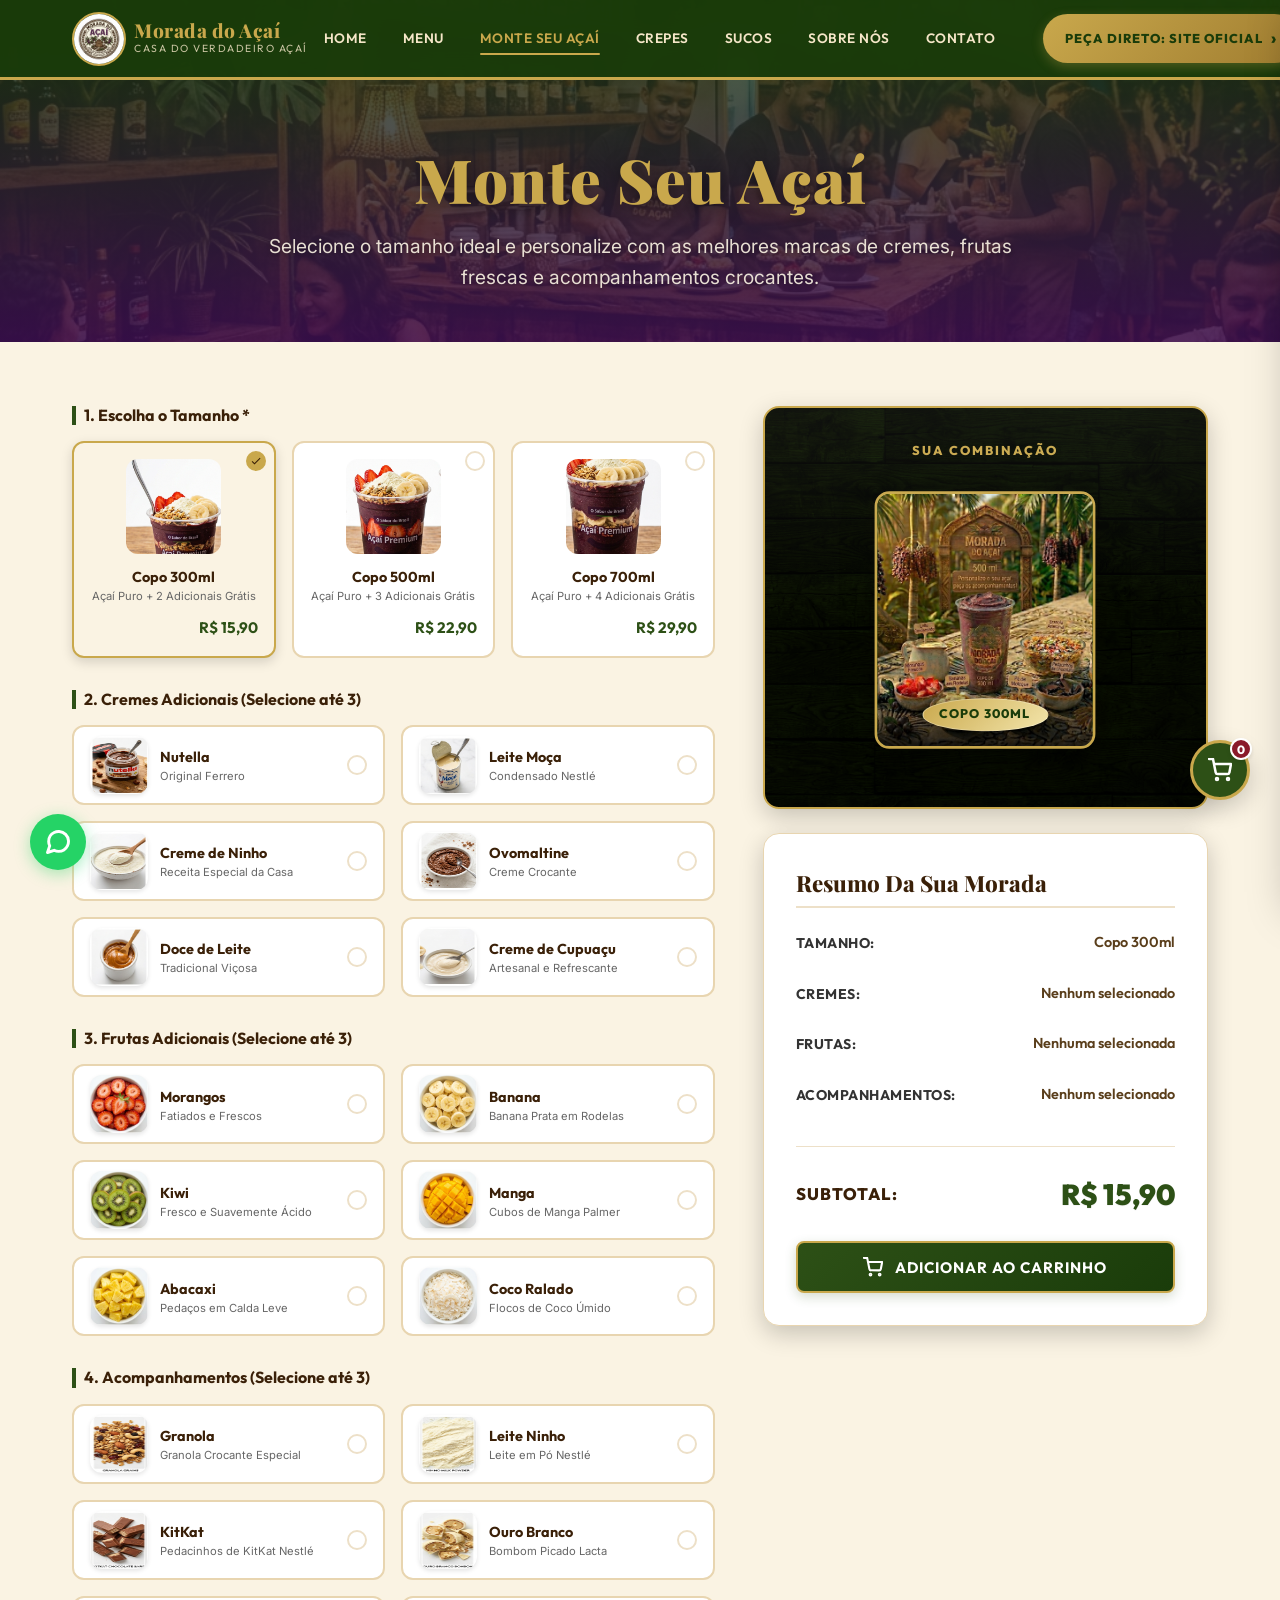
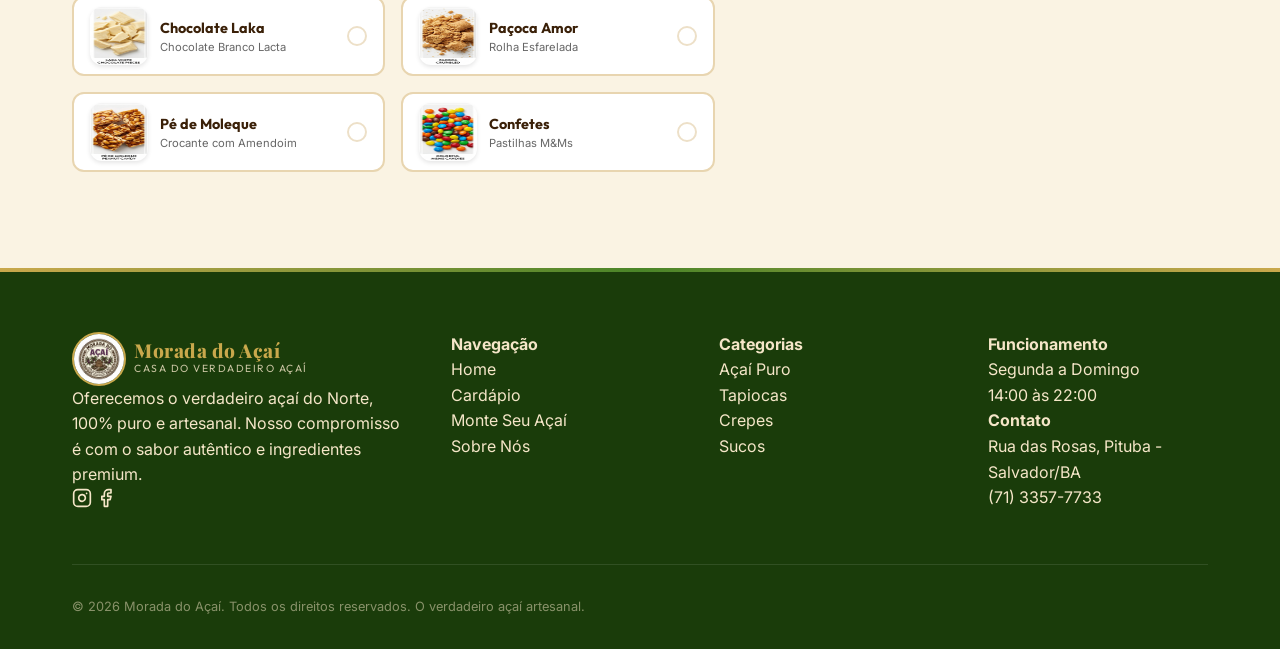
<file: projects/morada-do-acai/montar.html>
<!DOCTYPE html>
<html lang="pt-BR">
<head>
  <meta charset="UTF-8">
  <meta name="viewport" content="width=device-width, initial-scale=1.0">
  <meta name="description" content="Morada do Açaí - Monte seu Açaí do seu jeito com ingredientes selecionados de marcas premium. Delivery no capricho!">
  <meta name="keywords" content="açaí, monte seu açaí, açaí personalizado, delivery, morada do açaí">
  <meta name="author" content="Morada do Açaí">
  <title>Monte Seu Açaí | Morada do Açaí</title>
  <link rel="icon" type="image/png" href="images/logo.png">
  <link rel="stylesheet" href="styles.css">
</head>
<body>

  <!-- Page Loader -->
  <div class="page-loader" id="pageLoader">
    <div class="loader-content">
      <img src="images/logo.png?v=2" alt="Morada do Açaí">
      <div class="loader-bar">
        <div class="loader-bar-fill"></div>
      </div>
    </div>
  </div>

  <!-- Header -->
  <header class="header" id="header">
    <div class="container">
      <a href="index.html#home" class="logo">
        <img src="images/logo.png?v=2" alt="Morada do Açaí Logo">
        <div class="logo-text">
          <span class="brand">Morada do Açaí</span>
          <span class="tagline">Casa do Verdadeiro Açaí</span>
        </div>
      </a>

      <nav class="nav">
        <div class="nav-links" id="navLinks">
          <a href="index.html#home">Home</a>
          <a href="cardapio.html">Menu</a>
          <a href="#" class="active">Monte Seu Açaí</a>
          <a href="cardapio.html?filter=crepes">Crepes</a>
          <a href="cardapio.html?filter=sucos">Sucos</a>
          <a href="index.html#sobre">Sobre Nós</a>
          <a href="index.html#contato">Contato</a>
        </div>

        <a href="https://wa.me/557133577733" target="_blank" rel="noopener" class="btn-order" id="btnOrder">
          Peça Direto: Site Oficial
          <span class="arrow">›</span>
        </a>

        <button class="menu-toggle" id="menuToggle" aria-label="Menu">
          <span></span>
          <span></span>
          <span></span>
        </button>
      </nav>
    </div>
  </header>

  <!-- Mount Hero Banner -->
  <section class="montar-hero">
    <div class="container reveal">
      <h1 class="montar-hero-title">Monte Seu Açaí</h1>
      <p class="montar-hero-desc">Selecione o tamanho ideal e personalize com as melhores marcas de cremes, frutas frescas e acompanhamentos crocantes.</p>
    </div>
  </section>

  <!-- Mount Customizer Section -->
  <section class="montar-section">
    <div class="container">
      <div class="montar-container">
        
        <!-- Left Column: Customization Options Form -->
        <div class="montar-options-col">
          <form id="acaiForm">
            <!-- Size Selector -->
            <div class="modal-section reveal">
              <span class="section-title">1. Escolha o Tamanho *</span>
              <div class="tiles-grid size-tiles">
                <label class="tile-option">
                  <input type="radio" name="acaiSize" value="300ml" data-price="15.90" checked>
                  <div class="tile-card">
                    <div class="tile-real-photo photo-cup-300"></div>
                    <div class="tile-details">
                      <span class="tile-name">Copo 300ml</span>
                      <span class="tile-desc">Açaí Puro + 2 Adicionais Grátis</span>
                    </div>
                    <div class="tile-price">R$ 15,90</div>
                    <div class="tile-check">
                      <svg viewBox="0 0 24 24"><path d="M9 16.17L4.83 12l-1.42 1.41L9 19 21 7l-1.41-1.41z" fill="currentColor"/></svg>
                    </div>
                  </div>
                </label>
                
                <label class="tile-option">
                  <input type="radio" name="acaiSize" value="500ml" data-price="22.90">
                  <div class="tile-card">
                    <div class="tile-real-photo photo-cup-500"></div>
                    <div class="tile-details">
                      <span class="tile-name">Copo 500ml</span>
                      <span class="tile-desc">Açaí Puro + 3 Adicionais Grátis</span>
                    </div>
                    <div class="tile-price">R$ 22,90</div>
                    <div class="tile-check">
                      <svg viewBox="0 0 24 24"><path d="M9 16.17L4.83 12l-1.42 1.41L9 19 21 7l-1.41-1.41z" fill="currentColor"/></svg>
                    </div>
                  </div>
                </label>

                <label class="tile-option">
                  <input type="radio" name="acaiSize" value="700ml" data-price="29.90">
                  <div class="tile-card">
                    <div class="tile-real-photo photo-cup-700"></div>
                    <div class="tile-details">
                      <span class="tile-name">Copo 700ml</span>
                      <span class="tile-desc">Açaí Puro + 4 Adicionais Grátis</span>
                    </div>
                    <div class="tile-price">R$ 29,90</div>
                    <div class="tile-check">
                      <svg viewBox="0 0 24 24"><path d="M9 16.17L4.83 12l-1.42 1.41L9 19 21 7l-1.41-1.41z" fill="currentColor"/></svg>
                    </div>
                  </div>
                </label>
              </div>
            </div>

            <!-- Cremes Selection (Max 3) -->
            <div class="modal-section reveal">
              <span class="section-title">2. Cremes Adicionais (Selecione até 3)</span>
              <div class="tiles-grid option-tiles" data-limit="3" data-category="Cremes">
                <label class="tile-option">
                  <input type="checkbox" name="acaiCremes" value="Nutella">
                  <div class="tile-card">
                    <div class="tile-real-photo photo-cream-nutella"></div>
                    <div class="tile-details">
                      <span class="tile-name">Nutella</span>
                      <span class="tile-desc">Original Ferrero</span>
                    </div>
                    <div class="tile-check">
                      <svg viewBox="0 0 24 24"><path d="M9 16.17L4.83 12l-1.42 1.41L9 19 21 7l-1.41-1.41z" fill="currentColor"/></svg>
                    </div>
                  </div>
                </label>

                <label class="tile-option">
                  <input type="checkbox" name="acaiCremes" value="Leite Condensado">
                  <div class="tile-card">
                    <div class="tile-real-photo photo-cream-leite-moca"></div>
                    <div class="tile-details">
                      <span class="tile-name">Leite Moça</span>
                      <span class="tile-desc">Condensado Nestlé</span>
                    </div>
                    <div class="tile-check">
                      <svg viewBox="0 0 24 24"><path d="M9 16.17L4.83 12l-1.42 1.41L9 19 21 7l-1.41-1.41z" fill="currentColor"/></svg>
                    </div>
                  </div>
                </label>

                <label class="tile-option">
                  <input type="checkbox" name="acaiCremes" value="Creme de Ninho">
                  <div class="tile-card">
                    <div class="tile-real-photo photo-cream-creme-ninho"></div>
                    <div class="tile-details">
                      <span class="tile-name">Creme de Ninho</span>
                      <span class="tile-desc">Receita Especial da Casa</span>
                    </div>
                    <div class="tile-check">
                      <svg viewBox="0 0 24 24"><path d="M9 16.17L4.83 12l-1.42 1.41L9 19 21 7l-1.41-1.41z" fill="currentColor"/></svg>
                    </div>
                  </div>
                </label>

                <label class="tile-option">
                  <input type="checkbox" name="acaiCremes" value="Ovomaltine">
                  <div class="tile-card">
                    <div class="tile-real-photo photo-cream-ovomaltine"></div>
                    <div class="tile-details">
                      <span class="tile-name">Ovomaltine</span>
                      <span class="tile-desc">Creme Crocante</span>
                    </div>
                    <div class="tile-check">
                      <svg viewBox="0 0 24 24"><path d="M9 16.17L4.83 12l-1.42 1.41L9 19 21 7l-1.41-1.41z" fill="currentColor"/></svg>
                    </div>
                  </div>
                </label>

                <label class="tile-option">
                  <input type="checkbox" name="acaiCremes" value="Doce de Leite">
                  <div class="tile-card">
                    <div class="tile-real-photo photo-cream-doce-leite"></div>
                    <div class="tile-details">
                      <span class="tile-name">Doce de Leite</span>
                      <span class="tile-desc">Tradicional Viçosa</span>
                    </div>
                    <div class="tile-check">
                      <svg viewBox="0 0 24 24"><path d="M9 16.17L4.83 12l-1.42 1.41L9 19 21 7l-1.41-1.41z" fill="currentColor"/></svg>
                    </div>
                  </div>
                </label>

                <label class="tile-option">
                  <input type="checkbox" name="acaiCremes" value="Creme de Cupuaçu">
                  <div class="tile-card">
                    <div class="tile-real-photo photo-cream-creme-cupuacu"></div>
                    <div class="tile-details">
                      <span class="tile-name">Creme de Cupuaçu</span>
                      <span class="tile-desc">Artesanal e Refrescante</span>
                    </div>
                    <div class="tile-check">
                      <svg viewBox="0 0 24 24"><path d="M9 16.17L4.83 12l-1.42 1.41L9 19 21 7l-1.41-1.41z" fill="currentColor"/></svg>
                    </div>
                  </div>
                </label>
              </div>
            </div>

            <!-- Frutas Selection (Max 3) -->
            <div class="modal-section reveal">
              <span class="section-title">3. Frutas Adicionais (Selecione até 3)</span>
              <div class="tiles-grid option-tiles" data-limit="3" data-category="Frutas">
                <label class="tile-option">
                  <input type="checkbox" name="acaiFrutas" value="Morango">
                  <div class="tile-card">
                    <div class="tile-real-photo photo-fruit-morango"></div>
                    <div class="tile-details">
                      <span class="tile-name">Morangos</span>
                      <span class="tile-desc">Fatiados e Frescos</span>
                    </div>
                    <div class="tile-check">
                      <svg viewBox="0 0 24 24"><path d="M9 16.17L4.83 12l-1.42 1.41L9 19 21 7l-1.41-1.41z" fill="currentColor"/></svg>
                    </div>
                  </div>
                </label>

                <label class="tile-option">
                  <input type="checkbox" name="acaiFrutas" value="Banana">
                  <div class="tile-card">
                    <div class="tile-real-photo photo-fruit-banana"></div>
                    <div class="tile-details">
                      <span class="tile-name">Banana</span>
                      <span class="tile-desc">Banana Prata em Rodelas</span>
                    </div>
                    <div class="tile-check">
                      <svg viewBox="0 0 24 24"><path d="M9 16.17L4.83 12l-1.42 1.41L9 19 21 7l-1.41-1.41z" fill="currentColor"/></svg>
                    </div>
                  </div>
                </label>

                <label class="tile-option">
                  <input type="checkbox" name="acaiFrutas" value="Kiwi">
                  <div class="tile-card">
                    <div class="tile-real-photo photo-fruit-kiwi"></div>
                    <div class="tile-details">
                      <span class="tile-name">Kiwi</span>
                      <span class="tile-desc">Fresco e Suavemente Ácido</span>
                    </div>
                    <div class="tile-check">
                      <svg viewBox="0 0 24 24"><path d="M9 16.17L4.83 12l-1.42 1.41L9 19 21 7l-1.41-1.41z" fill="currentColor"/></svg>
                    </div>
                  </div>
                </label>

                <label class="tile-option">
                  <input type="checkbox" name="acaiFrutas" value="Manga">
                  <div class="tile-card">
                    <div class="tile-real-photo photo-fruit-manga"></div>
                    <div class="tile-details">
                      <span class="tile-name">Manga</span>
                      <span class="tile-desc">Cubos de Manga Palmer</span>
                    </div>
                    <div class="tile-check">
                      <svg viewBox="0 0 24 24"><path d="M9 16.17L4.83 12l-1.42 1.41L9 19 21 7l-1.41-1.41z" fill="currentColor"/></svg>
                    </div>
                  </div>
                </label>

                <label class="tile-option">
                  <input type="checkbox" name="acaiFrutas" value="Abacaxi">
                  <div class="tile-card">
                    <div class="tile-real-photo photo-fruit-abacaxi"></div>
                    <div class="tile-details">
                      <span class="tile-name">Abacaxi</span>
                      <span class="tile-desc">Pedaços em Calda Leve</span>
                    </div>
                    <div class="tile-check">
                      <svg viewBox="0 0 24 24"><path d="M9 16.17L4.83 12l-1.42 1.41L9 19 21 7l-1.41-1.41z" fill="currentColor"/></svg>
                    </div>
                  </div>
                </label>

                <label class="tile-option">
                  <input type="checkbox" name="acaiFrutas" value="Coco Ralado">
                  <div class="tile-card">
                    <div class="tile-real-photo photo-fruit-coco-ralado"></div>
                    <div class="tile-details">
                      <span class="tile-name">Coco Ralado</span>
                      <span class="tile-desc">Flocos de Coco Úmido</span>
                    </div>
                    <div class="tile-check">
                      <svg viewBox="0 0 24 24"><path d="M9 16.17L4.83 12l-1.42 1.41L9 19 21 7l-1.41-1.41z" fill="currentColor"/></svg>
                    </div>
                  </div>
                </label>
              </div>
            </div>

            <!-- Toppings Selection (Max 3) -->
            <div class="modal-section reveal">
              <span class="section-title">4. Acompanhamentos (Selecione até 3)</span>
              <div class="tiles-grid option-tiles" data-limit="3" data-category="Toppings">
                <label class="tile-option">
                  <input type="checkbox" name="acaiToppings" value="Granola Artesanal">
                  <div class="tile-card">
                    <div class="tile-real-photo photo-topping-granola"></div>
                    <div class="tile-details">
                      <span class="tile-name">Granola</span>
                      <span class="tile-desc">Granola Crocante Especial</span>
                    </div>
                    <div class="tile-check">
                      <svg viewBox="0 0 24 24"><path d="M9 16.17L4.83 12l-1.42 1.41L9 19 21 7l-1.41-1.41z" fill="currentColor"/></svg>
                    </div>
                  </div>
                </label>

                <label class="tile-option">
                  <input type="checkbox" name="acaiToppings" value="Leite em Pó Ninho">
                  <div class="tile-card">
                    <div class="tile-real-photo photo-topping-leite-ninho"></div>
                    <div class="tile-details">
                      <span class="tile-name">Leite Ninho</span>
                      <span class="tile-desc">Leite em Pó Nestlé</span>
                    </div>
                    <div class="tile-check">
                      <svg viewBox="0 0 24 24"><path d="M9 16.17L4.83 12l-1.42 1.41L9 19 21 7l-1.41-1.41z" fill="currentColor"/></svg>
                    </div>
                  </div>
                </label>

                <label class="tile-option">
                  <input type="checkbox" name="acaiToppings" value="KitKat">
                  <div class="tile-card">
                    <div class="tile-real-photo photo-topping-kitkat"></div>
                    <div class="tile-details">
                      <span class="tile-name">KitKat</span>
                      <span class="tile-desc">Pedacinhos de KitKat Nestlé</span>
                    </div>
                    <div class="tile-check">
                      <svg viewBox="0 0 24 24"><path d="M9 16.17L4.83 12l-1.42 1.41L9 19 21 7l-1.41-1.41z" fill="currentColor"/></svg>
                    </div>
                  </div>
                </label>

                <label class="tile-option">
                  <input type="checkbox" name="acaiToppings" value="Ouro Branco">
                  <div class="tile-card">
                    <div class="tile-real-photo photo-topping-ouro-branco"></div>
                    <div class="tile-details">
                      <span class="tile-name">Ouro Branco</span>
                      <span class="tile-desc">Bombom Picado Lacta</span>
                    </div>
                    <div class="tile-check">
                      <svg viewBox="0 0 24 24"><path d="M9 16.17L4.83 12l-1.42 1.41L9 19 21 7l-1.41-1.41z" fill="currentColor"/></svg>
                    </div>
                  </div>
                </label>

                <label class="tile-option">
                  <input type="checkbox" name="acaiToppings" value="Laka">
                  <div class="tile-card">
                    <div class="tile-real-photo photo-topping-laka"></div>
                    <div class="tile-details">
                      <span class="tile-name">Chocolate Laka</span>
                      <span class="tile-desc">Chocolate Branco Lacta</span>
                    </div>
                    <div class="tile-check">
                      <svg viewBox="0 0 24 24"><path d="M9 16.17L4.83 12l-1.42 1.41L9 19 21 7l-1.41-1.41z" fill="currentColor"/></svg>
                    </div>
                  </div>
                </label>

                <label class="tile-option">
                  <input type="checkbox" name="acaiToppings" value="Paçoca">
                  <div class="tile-card">
                    <div class="tile-real-photo photo-topping-pacoca"></div>
                    <div class="tile-details">
                      <span class="tile-name">Paçoca Amor</span>
                      <span class="tile-desc">Rolha Esfarelada</span>
                    </div>
                    <div class="tile-check">
                      <svg viewBox="0 0 24 24"><path d="M9 16.17L4.83 12l-1.42 1.41L9 19 21 7l-1.41-1.41z" fill="currentColor"/></svg>
                    </div>
                  </div>
                </label>

                <label class="tile-option">
                  <input type="checkbox" name="acaiToppings" value="Pé de Moleque">
                  <div class="tile-card">
                    <div class="tile-real-photo photo-topping-pe-de-moleque"></div>
                    <div class="tile-details">
                      <span class="tile-name">Pé de Moleque</span>
                      <span class="tile-desc">Crocante com Amendoim</span>
                    </div>
                    <div class="tile-check">
                      <svg viewBox="0 0 24 24"><path d="M9 16.17L4.83 12l-1.42 1.41L9 19 21 7l-1.41-1.41z" fill="currentColor"/></svg>
                    </div>
                  </div>
                </label>

                <label class="tile-option">
                  <input type="checkbox" name="acaiToppings" value="Confetes M&Ms">
                  <div class="tile-card">
                    <div class="tile-real-photo photo-topping-confetes"></div>
                    <div class="tile-details">
                      <span class="tile-name">Confetes</span>
                      <span class="tile-desc">Pastilhas M&Ms</span>
                    </div>
                    <div class="tile-check">
                      <svg viewBox="0 0 24 24"><path d="M9 16.17L4.83 12l-1.42 1.41L9 19 21 7l-1.41-1.41z" fill="currentColor"/></svg>
                    </div>
                  </div>
                </label>
              </div>
            </div>
          </form>
        </div>

        <!-- Right Column: Visual Preview & Order Summary -->
        <div class="montar-summary-col">
          <div class="montar-sticky-wrapper">
            
            <!-- Premium Açaí Real Photo Preview -->
            <div class="acai-preview-container reveal">
              <span class="preview-label">Sua Combinação</span>
              <div class="acai-real-photo-preview" id="realPhotoPreview">
                <img src="images/acai-real.jpg?v=3" alt="Morada do Açaí Premium" class="acai-preview-img">
                <div class="acai-preview-overlay">
                  <span class="acai-preview-badge" id="previewSizeBadge">Copo 300ml</span>
                </div>
              </div>
            </div>

            <!-- Sticky Summary Card -->
            <div class="montar-summary-card reveal">
              <h3 class="summary-card-title">Resumo da sua Morada</h3>
              <div class="summary-details">
                <div class="summary-line">
                  <span class="label">Tamanho:</span>
                  <span id="summarySize" class="val">Copo 300ml</span>
                </div>
                <div class="summary-line">
                  <span class="label">Cremes:</span>
                  <span id="summaryCremes" class="val">Nenhum selecionado</span>
                </div>
                <div class="summary-line">
                  <span class="label">Frutas:</span>
                  <span id="summaryFrutas" class="val">Nenhuma selecionada</span>
                </div>
                <div class="summary-line">
                  <span class="label">Acompanhamentos:</span>
                  <span id="summaryToppings" class="val">Nenhum selecionado</span>
                </div>
              </div>
              
              <div class="summary-divider"></div>
              
              <div class="summary-total-section">
                <span class="total-label">Subtotal:</span>
                <span id="montarTotalPrice" class="total-val">R$ 15,90</span>
              </div>
              
              <button type="submit" form="acaiForm" class="btn-add-to-cart-page" id="btnAddToCartPage">
                <svg viewBox="0 0 24 24" width="20" height="20" fill="none" stroke="currentColor" stroke-width="2.5" stroke-linecap="round" stroke-linejoin="round" style="margin-right: 8px; display: inline-block; vertical-align: middle;">
                  <circle cx="9" cy="21" r="1"></circle>
                  <circle cx="20" cy="21" r="1"></circle>
                  <path d="M1 1h4l2.68 13.39a2 2 0 0 0 2 1.61h9.72a2 2 0 0 0 2-1.61L23 6H6"></path>
                </svg>
                Adicionar ao Carrinho
              </button>
            </div>
            
          </div>
        </div>

      </div>
    </div>
  </section>

  <!-- Footer -->
  <footer class="footer">
    <div class="container">
      <div class="footer-grid">
        <div class="footer-info">
          <a href="index.html#home" class="logo">
            <img src="images/logo.png?v=2" alt="Morada do Açaí Logo">
            <div class="logo-text">
              <span class="brand">Morada do Açaí</span>
              <span class="tagline">Casa do Verdadeiro Açaí</span>
            </div>
          </a>
          <p class="footer-desc">Oferecemos o verdadeiro açaí do Norte, 100% puro e artesanal. Nosso compromisso é com o sabor autêntico e ingredientes premium.</p>
          <div class="social-links">
            <a href="#" aria-label="Instagram">
              <svg viewBox="0 0 24 24" width="20" height="20" fill="none" stroke="currentColor" stroke-width="2" stroke-linecap="round" stroke-linejoin="round"><rect x="2" y="2" width="20" height="20" rx="5" ry="5"></rect><path d="M16 11.37A4 4 0 1 1 12.63 8 4 4 0 0 1 16 11.37z"></path><line x1="17.5" y1="6.5" x2="17.51" y2="6.5"></line></svg>
            </a>
            <a href="#" aria-label="Facebook">
              <svg viewBox="0 0 24 24" width="20" height="20" fill="none" stroke="currentColor" stroke-width="2" stroke-linecap="round" stroke-linejoin="round"><path d="M18 2h-3a5 5 0 0 0-5 5v3H7v4h3v8h4v-8h3l1-4h-4V7a1 1 0 0 1 1-1h3z"></path></svg>
            </a>
          </div>
        </div>

        <div class="footer-links">
          <h4>Navegação</h4>
          <ul>
            <li><a href="index.html#home">Home</a></li>
            <li><a href="cardapio.html">Cardápio</a></li>
            <li><a href="#">Monte Seu Açaí</a></li>
            <li><a href="index.html#sobre">Sobre Nós</a></li>
          </ul>
        </div>

        <div class="footer-links">
          <h4>Categorias</h4>
          <ul>
            <li><a href="cardapio.html?filter=acai">Açaí Puro</a></li>
            <li><a href="cardapio.html?filter=tapiocas">Tapiocas</a></li>
            <li><a href="cardapio.html?filter=crepes">Crepes</a></li>
            <li><a href="cardapio.html?filter=sucos">Sucos</a></li>
          </ul>
        </div>

        <div class="footer-contact">
          <h4>Funcionamento</h4>
          <p class="time">Segunda a Domingo<br>14:00 às 22:00</p>
          <h4>Contato</h4>
          <p>Rua das Rosas, Pituba - Salvador/BA</p>
          <p class="phone">(71) 3357-7733</p>
        </div>
      </div>

      <div class="footer-bottom">
        <p>&copy; 2026 Morada do Açaí. Todos os direitos reservados. O verdadeiro açaí artesanal.</p>
      </div>
    </div>
  </footer>

  <!-- WhatsApp Float Button -->
  <a href="https://wa.me/557133577733" class="whatsapp-float" target="_blank" rel="noopener" aria-label="Fale conosco no WhatsApp">
    <svg viewBox="0 0 24 24" width="28" height="28" fill="none" stroke="currentColor" stroke-width="2.5" stroke-linecap="round" stroke-linejoin="round">
      <path d="M21 11.5a8.38 8.38 0 0 1-.9 3.8 8.5 8.5 0 0 1-7.6 4.7 8.38 8.38 0 0 1-3.8-.9L3 21l1.9-5.7a8.38 8.38 0 0 1-.9-3.8 8.5 8.5 0 0 1 4.7-7.6 8.38 8.38 0 0 1 3.8-.9h.5a8.48 8.48 0 0 1 8 8v.5z"></path>
    </svg>
  </a>

  <!-- Back to Top Button -->
  <button class="back-to-top" id="backToTop" aria-label="Voltar ao topo">↑</button>

  <!-- Floating Cart Button -->
  <button class="cart-float-btn" id="cartFloatBtn" aria-label="Ver Carrinho">
    <span class="cart-icon">
      <svg viewBox="0 0 24 24" width="24" height="24" fill="none" stroke="currentColor" stroke-width="2.5" stroke-linecap="round" stroke-linejoin="round">
        <circle cx="9" cy="21" r="1"></circle>
        <circle cx="20" cy="21" r="1"></circle>
        <path d="M1 1h4l2.68 13.39a2 2 0 0 0 2 1.61h9.72a2 2 0 0 0 2-1.61L23 6H6"></path>
      </svg>
    </span>
    <span class="cart-badge" id="cartBadge">0</span>
  </button>

  <!-- Cart Drawer -->
  <div class="cart-drawer" id="cartDrawer">
    <div class="cart-drawer-header">
      <h3>Seu Pedido</h3>
      <button class="close-drawer" id="closeDrawer">&times;</button>
    </div>
    
    <!-- Cart Items View -->
    <div class="cart-view" id="cartView">
      <div class="cart-items" id="cartItemsList">
        <div class="empty-cart-message">
          <svg viewBox="0 0 24 24" width="48" height="48" fill="none" stroke="currentColor" stroke-width="1.5" stroke-linecap="round" stroke-linejoin="round">
            <circle cx="9" cy="21" r="1"></circle>
            <circle cx="20" cy="21" r="1"></circle>
            <path d="M1 1h4l2.68 13.39a2 2 0 0 0 2 1.61h9.72a2 2 0 0 0 2-1.61L23 6H6"></path>
          </svg>
          <p>Seu carrinho está vazio.</p>
        </div>
      </div>
      <div class="cart-summary">
        <div class="summary-line">
          <span>Subtotal</span>
          <span id="cartSubtotal">R$ 0,00</span>
        </div>
        <button class="btn-checkout-next" id="btnCheckoutNext" disabled>Avançar para o Pedido</button>
      </div>
    </div>

    <!-- Checkout Form View -->
    <div class="checkout-view hidden" id="checkoutView">
      <form id="checkoutForm">
        <div class="form-group">
          <label for="clientName">Seu Nome *</label>
          <input type="text" id="clientName" required placeholder="Digite seu nome">
        </div>
        <div class="form-group">
          <label for="clientPhone">Seu WhatsApp *</label>
          <input type="tel" id="clientPhone" required placeholder="(DD) 99999-9999">
        </div>
        <div class="form-group">
          <label>Como deseja receber? *</label>
          <div class="delivery-options">
            <label class="delivery-type-label active">
              <input type="radio" name="deliveryType" value="delivery" checked>
              <span>Delivery (+R$ 5,00)</span>
            </label>
            <label class="delivery-type-label">
              <input type="radio" name="deliveryType" value="retirada">
              <span>Retirada no Local</span>
            </label>
          </div>
        </div>

        <!-- Address Fields -->
        <div class="address-fields" id="addressFields">
          <div class="form-group">
            <label for="street">Rua e Número *</label>
            <input type="text" id="street" placeholder="Rua das Flores, 123">
          </div>
          <div class="form-group">
            <label for="neighborhood">Bairro *</label>
            <input type="text" id="neighborhood" placeholder="Imbuí">
          </div>
          <div class="form-group">
            <label for="complement">Complemento / Referência</label>
            <input type="text" id="complement" placeholder="Apto 101, próximo ao mercado">
          </div>
        </div>

        <div class="form-group">
          <label for="paymentMethod">Forma de Pagamento *</label>
          <select id="paymentMethod" required>
            <option value="pix">Pix</option>
            <option value="cartao">Cartão de Crédito / Débito</option>
            <option value="dinheiro">Dinheiro</option>
          </select>
        </div>
        
        <div class="form-group hidden" id="changeGroup">
          <label for="cashChange">Troco para quanto?</label>
          <input type="number" id="cashChange" placeholder="Ex: 50" min="0">
        </div>

        <div class="checkout-actions">
          <button type="button" class="btn-checkout-back" id="btnCheckoutBack">Voltar</button>
          <button type="submit" class="btn-checkout-submit">Enviar via WhatsApp</button>
        </div>
      </form>
    </div>
  </div>

  <script src="script.js"></script>
</body>
</html>
</file>
<file: projects/morada-do-acai/styles.css>
/* =============================================
   MORADA DO AÇAÍ - Design System & Styles
   ============================================= */

/* Google Fonts */
@import url('https://fonts.googleapis.com/css2?family=Playfair+Display:wght@400;600;700;800;900&family=Inter:wght@300;400;500;600;700&family=Outfit:wght@300;400;500;600;700;800&display=swap');

/* CSS Custom Properties */
:root {
  /* Primary Colors */
  --green-dark: #1a3c0a;
  --green-primary: #2d5016;
  --green-medium: #3a6b1e;
  --green-light: #4a8528;
  --green-accent: #5a9e32;

  /* Secondary Colors */
  --brown-dark: #3a2008;
  --brown-primary: #5a3e1b;
  --brown-medium: #7a5a2e;
  --brown-light: #8b6914;
  --brown-accent: #a07d30;

  /* Neutral Colors */
  --cream: #f5e6c8;
  --cream-light: #faf3e3;
  --cream-dark: #ede0c8;
  --beige: #e8d5b0;
  --white: #ffffff;
  --black: #1a1a1a;
  --gray-dark: #333333;
  --gray-medium: #666666;
  --gray-light: #999999;

  /* Accent Colors */
  --purple-acai: #3d1052;
  --purple-light: #6b2fa0;
  --red-berry: #8b1a2b;
  --gold: #c9a84c;

  /* Typography */
  --font-heading: 'Playfair Display', serif;
  --font-body: 'Inter', sans-serif;
  --font-accent: 'Outfit', sans-serif;

  /* Spacing */
  --space-xs: 0.25rem;
  --space-sm: 0.5rem;
  --space-md: 1rem;
  --space-lg: 1.5rem;
  --space-xl: 2rem;
  --space-2xl: 3rem;
  --space-3xl: 4rem;
  --space-4xl: 6rem;

  /* Border Radius */
  --radius-sm: 4px;
  --radius-md: 8px;
  --radius-lg: 12px;
  --radius-xl: 16px;
  --radius-2xl: 24px;
  --radius-full: 50%;

  /* Shadows */
  --shadow-sm: 0 2px 4px rgba(0, 0, 0, 0.1);
  --shadow-md: 0 4px 12px rgba(0, 0, 0, 0.15);
  --shadow-lg: 0 8px 24px rgba(0, 0, 0, 0.2);
  --shadow-xl: 0 12px 40px rgba(0, 0, 0, 0.25);

  /* Transitions */
  --transition-fast: 150ms ease;
  --transition-normal: 300ms ease;
  --transition-slow: 500ms ease;
}

/* =============================================
   RESET & BASE
   ============================================= */
*,
*::before,
*::after {
  box-sizing: border-box;
  margin: 0;
  padding: 0;
}

html {
  scroll-behavior: smooth;
  font-size: 16px;
}

body {
  font-family: var(--font-body);
  color: var(--gray-dark);
  background-color: var(--cream-light);
  line-height: 1.6;
  overflow-x: hidden;
  -webkit-font-smoothing: antialiased;
  -moz-osx-font-smoothing: grayscale;
}

img {
  max-width: 100%;
  height: auto;
  display: block;
}

a {
  text-decoration: none;
  color: inherit;
  transition: color var(--transition-fast);
}

ul, ol {
  list-style: none;
}

button {
  cursor: pointer;
  border: none;
  outline: none;
  font-family: inherit;
}

.container {
  width: 100%;
  max-width: 1200px;
  margin: 0 auto;
  padding: 0 var(--space-xl);
}

/* =============================================
   HEADER & NAVIGATION
   ============================================= */
.header {
  position: fixed;
  top: 0;
  left: 0;
  right: 0;
  z-index: 1000;
  background: rgba(26, 60, 10, 0.95);
  backdrop-filter: blur(16px);
  -webkit-backdrop-filter: blur(16px);
  border-bottom: 3px solid var(--gold);
  transition: all var(--transition-normal);
  height: 80px;
  display: flex;
  align-items: center;
}

.header.scrolled {
  background: rgba(18, 43, 7, 0.98);
  height: 70px;
  box-shadow: 0 4px 20px rgba(0, 0, 0, 0.3);
}

.header .container {
  display: flex;
  align-items: center;
  justify-content: space-between;
  width: 100%;
}

.logo {
  display: flex;
  align-items: center;
  gap: var(--space-sm);
  z-index: 1001;
  flex-shrink: 0;
}

.logo img {
  width: 54px;
  height: 54px;
  object-fit: contain;
  border-radius: var(--radius-full);
  border: 2px solid var(--gold);
  transition: all var(--transition-normal);
}

.header.scrolled .logo img {
  width: 46px;
  height: 46px;
}

.logo:hover img {
  transform: rotate(-5deg) scale(1.05);
}

.logo-text {
  display: flex;
  flex-direction: column;
  white-space: nowrap;
}

.logo-text .brand {
  font-family: var(--font-heading);
  font-size: 1.2rem;
  font-weight: 800;
  color: var(--gold);
  line-height: 1.1;
  letter-spacing: 0.5px;
}

.logo-text .tagline {
  font-family: var(--font-accent);
  font-size: 0.65rem;
  color: var(--cream);
  text-transform: uppercase;
  letter-spacing: 1.5px;
  opacity: 0.8;
}

.nav {
  display: flex;
  align-items: center;
  gap: var(--space-xl);
}

.nav-links {
  display: flex;
  align-items: center;
  gap: var(--space-xs);
}

.nav-links a {
  font-family: var(--font-accent);
  font-size: 0.85rem;
  font-weight: 600;
  color: var(--cream);
  padding: 8px 16px;
  border-radius: var(--radius-md);
  transition: all var(--transition-fast);
  position: relative;
  text-transform: uppercase;
  letter-spacing: 0.5px;
  white-space: nowrap;
}

.nav-links a::after {
  content: '';
  position: absolute;
  bottom: 2px;
  left: 16px;
  right: 16px;
  height: 2px;
  background: var(--gold);
  transform: scaleX(0);
  transition: transform var(--transition-normal);
  border-radius: 2px;
}

.nav-links a:hover,
.nav-links a.active {
  color: var(--gold);
}

.nav-links a:hover::after,
.nav-links a.active::after {
  transform: scaleX(1);
}

.btn-order {
  display: flex;
  align-items: center;
  gap: var(--space-sm);
  background: linear-gradient(135deg, var(--gold), var(--brown-accent));
  color: var(--green-dark) !important;
  padding: 10px 22px;
  border-radius: 50px;
  font-family: var(--font-accent);
  font-weight: 800;
  font-size: 0.8rem;
  text-transform: uppercase;
  letter-spacing: 1px;
  transition: all var(--transition-normal);
  box-shadow: 0 4px 12px rgba(201, 168, 76, 0.3);
  white-space: nowrap;
}

.btn-order:hover {
  transform: translateY(-2px);
  box-shadow: 0 6px 18px rgba(201, 168, 76, 0.5);
  filter: brightness(1.1);
}

.btn-order .arrow {
  font-size: 1.1rem;
  transition: transform var(--transition-fast);
}

.btn-order:hover .arrow {
  transform: translateX(3px);
}

/* Mobile Menu Toggle */
.menu-toggle {
  display: none;
  flex-direction: column;
  gap: 5px;
  background: none;
  padding: var(--space-sm);
  z-index: 1001;
}

.menu-toggle span {
  display: block;
  width: 24px;
  height: 2px;
  background: var(--cream);
  border-radius: 2px;
  transition: all var(--transition-normal);
}

.menu-toggle.active span:nth-child(1) {
  transform: rotate(45deg) translate(5px, 5px);
}

.menu-toggle.active span:nth-child(2) {
  opacity: 0;
}

.menu-toggle.active span:nth-child(3) {
  transform: rotate(-45deg) translate(5px, -5px);
}

/* =============================================
   HERO SECTION
   ============================================= */
.hero {
  position: relative;
  min-height: 100vh;
  display: flex;
  align-items: center;
  justify-content: center;
  overflow: hidden;
}

.hero-bg {
  position: absolute;
  inset: 0;
  z-index: 0;
}

.hero-bg img,
.hero-bg video {
  position: absolute;
  top: 0;
  left: 0;
  width: 100%;
  height: 100%;
  object-fit: cover;
}

.hero-bg::after {
  content: '';
  position: absolute;
  inset: 0;
  background: linear-gradient(
    135deg,
    rgba(26, 60, 10, 0.85) 0%,
    rgba(45, 80, 22, 0.7) 40%,
    rgba(58, 32, 8, 0.6) 100%
  );
}

.hero-content {
  position: relative;
  z-index: 1;
  text-align: center;
  max-width: 800px;
  padding: var(--space-4xl) var(--space-xl);
  animation: fadeInUp 1s ease-out;
}

@keyframes fadeInUp {
  from {
    opacity: 0;
    transform: translateY(30px);
  }
  to {
    opacity: 1;
    transform: translateY(0);
  }
}

.hero-badge {
  display: inline-block;
  background: rgba(201, 168, 76, 0.15);
  border: 1px solid var(--gold);
  color: var(--gold);
  padding: var(--space-sm) var(--space-lg);
  border-radius: var(--radius-2xl);
  font-family: var(--font-accent);
  font-size: 0.8rem;
  font-weight: 600;
  text-transform: uppercase;
  letter-spacing: 3px;
  margin-bottom: var(--space-xl);
  animation: fadeInUp 1s ease-out 0.2s both;
}

.hero h1 {
  font-family: var(--font-heading);
  font-size: clamp(2.5rem, 6vw, 4.5rem);
  font-weight: 900;
  color: var(--white);
  line-height: 1.1;
  margin-bottom: var(--space-lg);
  text-shadow: 2px 2px 8px rgba(0, 0, 0, 0.3);
  animation: fadeInUp 1s ease-out 0.3s both;
}

.hero h1 span {
  color: var(--gold);
}

.hero p {
  font-family: var(--font-accent);
  font-size: 1.15rem;
  color: var(--cream);
  margin-bottom: var(--space-2xl);
  max-width: 600px;
  margin-left: auto;
  margin-right: auto;
  opacity: 0.9;
  animation: fadeInUp 1s ease-out 0.5s both;
}

.hero-buttons {
  display: flex;
  gap: var(--space-lg);
  justify-content: center;
  flex-wrap: wrap;
  animation: fadeInUp 1s ease-out 0.7s both;
}

.btn-primary {
  display: inline-flex;
  align-items: center;
  gap: var(--space-sm);
  background: linear-gradient(135deg, var(--green-medium), var(--green-dark));
  color: var(--white);
  padding: var(--space-md) var(--space-2xl);
  border-radius: var(--radius-md);
  font-family: var(--font-accent);
  font-weight: 700;
  font-size: 1rem;
  text-transform: uppercase;
  letter-spacing: 1.5px;
  transition: all var(--transition-normal);
  box-shadow: var(--shadow-md);
  border: 2px solid var(--green-light);
}

.btn-primary:hover {
  transform: translateY(-3px);
  box-shadow: var(--shadow-xl);
  background: linear-gradient(135deg, var(--green-light), var(--green-medium));
}

.btn-secondary {
  display: inline-flex;
  align-items: center;
  gap: var(--space-sm);
  background: transparent;
  color: var(--gold);
  padding: var(--space-md) var(--space-2xl);
  border-radius: var(--radius-md);
  font-family: var(--font-accent);
  font-weight: 700;
  font-size: 1rem;
  text-transform: uppercase;
  letter-spacing: 1.5px;
  transition: all var(--transition-normal);
  border: 2px solid var(--gold);
}

.btn-secondary:hover {
  background: rgba(201, 168, 76, 0.15);
  transform: translateY(-3px);
  box-shadow: 0 4px 16px rgba(201, 168, 76, 0.3);
}

.hero-note {
  margin-top: var(--space-xl);
  font-size: 0.85rem;
  color: var(--cream);
  opacity: 0.7;
  animation: fadeInUp 1s ease-out 0.9s both;
}

/* Floating açaí elements */
.hero-float {
  position: absolute;
  z-index: 1;
  opacity: 0.3;
  animation: float 6s ease-in-out infinite;
}

@keyframes float {
  0%, 100% { transform: translateY(0) rotate(0deg); }
  50% { transform: translateY(-20px) rotate(5deg); }
}

/* =============================================
   SECTION COMMON STYLES
   ============================================= */
.section {
  padding: var(--space-4xl) 0;
}

.section-header {
  text-align: center;
  margin-bottom: var(--space-3xl);
}

.section-label {
  display: inline-block;
  font-family: var(--font-accent);
  font-size: 0.75rem;
  font-weight: 700;
  text-transform: uppercase;
  letter-spacing: 4px;
  color: var(--green-medium);
  margin-bottom: var(--space-md);
  position: relative;
}

.section-label::before,
.section-label::after {
  content: '—';
  margin: 0 var(--space-sm);
  color: var(--gold);
}

.section-title {
  font-family: var(--font-heading);
  font-size: clamp(2rem, 4vw, 3rem);
  font-weight: 800;
  color: var(--brown-dark);
  margin-bottom: var(--space-md);
  line-height: 1.2;
}

.section-subtitle {
  font-family: var(--font-accent);
  font-size: 1.05rem;
  color: var(--gray-medium);
  max-width: 600px;
  margin: 0 auto;
}

/* =============================================
   SPECIALTIES SECTION
   ============================================= */
.specialties {
  background: var(--cream);
  position: relative;
}

.specialties::before {
  content: '';
  position: absolute;
  top: 0;
  left: 0;
  right: 0;
  height: 4px;
  background: linear-gradient(90deg, var(--green-dark), var(--gold), var(--green-dark));
}

/* Carousel Styles */
.carousel-container {
  position: relative;
  max-width: 1000px;
  margin: 0 auto;
  padding: 0 60px;
}

.carousel-viewport {
  overflow: hidden;
  width: 100%;
  border-radius: var(--radius-xl);
  padding: 10px 0;
  margin: -10px 0;
}

.carousel-track {
  display: flex;
  gap: 24px;
  transition: transform 0.4s cubic-bezier(0.25, 0.46, 0.45, 0.94);
  will-change: transform;
}

.carousel-track .specialty-card {
  flex: 0 0 calc(50% - 12px);
  margin-bottom: 5px;
}

.carousel-btn {
  position: absolute;
  top: 50%;
  transform: translateY(-50%);
  width: 46px;
  height: 46px;
  background: var(--white);
  color: var(--green-primary);
  border: 2px solid var(--beige);
  border-radius: var(--radius-full);
  display: flex;
  align-items: center;
  justify-content: center;
  cursor: pointer;
  z-index: 10;
  transition: all var(--transition-normal);
  box-shadow: var(--shadow-sm);
}

.carousel-btn:hover {
  background: var(--green-primary);
  color: var(--white);
  border-color: var(--green-primary);
  box-shadow: var(--shadow-md);
  transform: translateY(-50%) scale(1.08);
}

.carousel-btn.prev {
  left: 0;
}

.carousel-btn.next {
  right: 0;
}

.carousel-btn:disabled {
  opacity: 0.2;
  cursor: not-allowed;
  pointer-events: none;
}

.carousel-dots {
  display: flex;
  justify-content: center;
  gap: var(--space-sm);
  margin-top: var(--space-xl);
}

.carousel-dot {
  width: 8px;
  height: 8px;
  border-radius: var(--radius-full);
  background: var(--beige);
  border: none;
  cursor: pointer;
  transition: all var(--transition-normal);
}

.carousel-dot.active {
  background: var(--green-primary);
  width: 20px;
  border-radius: var(--radius-lg);
}

.specialties-action {
  text-align: center;
  margin-top: var(--space-2xl);
}

.btn-view-menu {
  display: inline-flex;
  align-items: center;
  gap: var(--space-sm);
  background: transparent;
  color: var(--green-primary);
  padding: var(--space-md) var(--space-2xl);
  border-radius: var(--radius-md);
  font-family: var(--font-accent);
  font-weight: 700;
  font-size: 1rem;
  text-transform: uppercase;
  letter-spacing: 1.5px;
  border: 2px solid var(--green-primary);
  transition: all var(--transition-normal);
  box-shadow: var(--shadow-sm);
}

.btn-view-menu:hover {
  background: var(--green-primary);
  color: var(--white);
  transform: translateY(-2px);
  box-shadow: var(--shadow-md);
}

.btn-view-menu svg {
  transition: transform var(--transition-fast);
}

.btn-view-menu:hover svg {
  transform: translateX(4px);
}

.specialty-card {
  background: var(--white);
  border-radius: var(--radius-xl);
  overflow: hidden;
  border: 2px solid var(--beige);
  transition: all var(--transition-normal);
  position: relative;
}

.specialty-card:hover {
  transform: translateY(-8px);
  box-shadow: var(--shadow-xl);
  border-color: var(--green-light);
}

.specialty-card-header {
  background: var(--green-primary);
  color: var(--white);
  text-align: center;
  padding: var(--space-md) var(--space-lg);
  position: relative;
}

.specialty-card-header h3 {
  font-family: var(--font-heading);
  font-size: 1.3rem;
  font-weight: 700;
  text-transform: uppercase;
  letter-spacing: 2px;
}

.specialty-card-header::after {
  content: '';
  position: absolute;
  bottom: -8px;
  left: 50%;
  transform: translateX(-50%);
  width: 0;
  height: 0;
  border-left: 10px solid transparent;
  border-right: 10px solid transparent;
  border-top: 8px solid var(--green-primary);
}

.specialty-card-body {
  padding: var(--space-xl);
}

.specialty-card-body p {
  font-size: 0.9rem;
  color: var(--gray-medium);
  margin-bottom: var(--space-lg);
  line-height: 1.6;
}

.specialty-card-image {
  width: 100%;
  height: 220px;
  overflow: hidden;
  border-radius: var(--radius-md);
  margin-bottom: var(--space-lg);
}

.specialty-card-image img {
  width: 100%;
  height: 100%;
  object-fit: cover;
  transition: transform var(--transition-slow);
}

.specialty-card:hover .specialty-card-image img {
  transform: scale(1.08);
}

.specialty-items {
  display: flex;
  flex-direction: column;
  gap: var(--space-md);
}

.specialty-item {
  display: flex;
  align-items: center;
  justify-content: space-between;
  padding: var(--space-sm) var(--space-md);
  background: var(--cream-light);
  border-radius: var(--radius-md);
  transition: all var(--transition-fast);
}

.specialty-item:hover {
  background: var(--cream);
  transform: translateX(4px);
}

.specialty-item-info {
  flex: 1;
}

.specialty-item-name {
  font-family: var(--font-accent);
  font-weight: 600;
  font-size: 0.9rem;
  color: var(--brown-dark);
}

.specialty-item-desc {
  font-size: 0.75rem;
  color: var(--gray-light);
}

.specialty-item-price {
  font-family: var(--font-accent);
  font-weight: 700;
  font-size: 1rem;
  color: var(--green-primary);
}

.btn-add {
  display: inline-flex;
  align-items: center;
  gap: var(--space-xs);
  background: var(--green-primary);
  color: var(--white);
  padding: 6px 12px;
  border-radius: var(--radius-sm);
  font-family: var(--font-accent);
  font-size: 0.7rem;
  font-weight: 600;
  text-transform: uppercase;
  letter-spacing: 0.5px;
  transition: all var(--transition-fast);
  margin-top: var(--space-sm);
}

.btn-add:hover {
  background: var(--green-light);
  transform: translateY(-1px);
}

/* =============================================
   MONTE SEU AÇAÍ SECTION
   ============================================= */
.monte-acai {
  background: linear-gradient(135deg, var(--cream-light) 0%, var(--cream) 100%);
  position: relative;
  overflow: hidden;
}

.monte-acai-content {
  display: grid;
  grid-template-columns: 1fr 1fr;
  gap: var(--space-3xl);
  align-items: center;
}

.monte-acai-text h2 {
  font-family: var(--font-heading);
  font-size: clamp(2rem, 4vw, 3rem);
  font-weight: 800;
  color: var(--green-dark);
  margin-bottom: var(--space-lg);
}

.monte-acai-text h2 span {
  color: var(--purple-acai);
}

.monte-acai-text .lead {
  font-size: 1.1rem;
  color: var(--gray-medium);
  margin-bottom: var(--space-2xl);
}

.steps-grid {
  display: grid;
  grid-template-columns: 1fr 1fr;
  gap: var(--space-lg);
}

.step {
  display: flex;
  align-items: flex-start;
  gap: var(--space-md);
  padding: var(--space-lg);
  background: var(--white);
  border-radius: var(--radius-lg);
  border: 1px solid var(--beige);
  transition: all var(--transition-normal);
}

.step:hover {
  border-color: var(--green-light);
  box-shadow: var(--shadow-md);
  transform: translateY(-2px);
}

.step-number {
  display: flex;
  align-items: center;
  justify-content: center;
  width: 36px;
  height: 36px;
  min-width: 36px;
  background: var(--green-primary);
  color: var(--white);
  border-radius: var(--radius-full);
  font-family: var(--font-heading);
  font-weight: 800;
  font-size: 1rem;
}

.step-info h4 {
  font-family: var(--font-accent);
  font-weight: 700;
  font-size: 0.95rem;
  color: var(--brown-dark);
  margin-bottom: 4px;
}

.step-info p {
  font-size: 0.8rem;
  color: var(--gray-light);
  line-height: 1.4;
}

.monte-acai-visual {
  position: relative;
}

.monte-acai-visual img {
  width: 100%;
  border-radius: var(--radius-2xl);
  box-shadow: var(--shadow-xl);
}

.monte-acai-badge {
  position: absolute;
  bottom: -20px;
  right: -20px;
  background: var(--green-primary);
  color: var(--white);
  padding: var(--space-sm) var(--space-md);
  border-radius: var(--radius-lg);
  font-family: var(--font-accent);
  box-shadow: var(--shadow-lg);
  border: 3px solid var(--gold);
  display: flex;
  flex-direction: column;
  align-items: center;
  line-height: 1.2;
}

.monte-acai-badge .badge-highlight {
  font-size: 0.95rem;
  font-weight: 800;
  color: var(--gold);
  letter-spacing: 0.5px;
}

.monte-acai-badge .badge-text {
  font-size: 0.65rem;
  font-weight: 600;
  opacity: 0.9;
  text-transform: uppercase;
  letter-spacing: 1px;
}

/* =============================================
   DELIVERY SECTION
   ============================================= */
.delivery {
  position: relative;
  padding: var(--space-4xl) 0;
  overflow: hidden;
}

.delivery-bg {
  position: absolute;
  inset: 0;
  z-index: 0;
}

.delivery-bg img {
  width: 100%;
  height: 100%;
  object-fit: cover;
}

.delivery-bg::after {
  content: '';
  position: absolute;
  inset: 0;
  background: linear-gradient(
    135deg,
    rgba(26, 60, 10, 0.92) 0%,
    rgba(45, 80, 22, 0.88) 50%,
    rgba(58, 32, 8, 0.85) 100%
  );
}

.delivery-content {
  position: relative;
  z-index: 1;
  display: grid;
  grid-template-columns: 1fr 1fr;
  gap: var(--space-3xl);
  align-items: center;
}

.delivery-text h2 {
  font-family: var(--font-heading);
  font-size: clamp(2rem, 4vw, 3rem);
  font-weight: 900;
  color: var(--white);
  margin-bottom: var(--space-lg);
  line-height: 1.15;
}

.delivery-text h2 span {
  color: var(--gold);
}

.delivery-text p {
  font-size: 1.05rem;
  color: var(--cream);
  margin-bottom: var(--space-md);
  opacity: 0.9;
  line-height: 1.7;
}

.delivery-features {
  display: flex;
  flex-direction: column;
  gap: var(--space-md);
  margin-top: var(--space-xl);
}

.delivery-feature {
  display: flex;
  align-items: center;
  gap: var(--space-md);
  padding: var(--space-md) var(--space-lg);
  background: rgba(255, 255, 255, 0.04);
  border-radius: var(--radius-lg);
  border: 1px solid rgba(255, 255, 255, 0.08);
  transition: all var(--transition-normal);
}

.delivery-feature:hover {
  background: rgba(255, 255, 255, 0.08);
  border-color: var(--gold);
  transform: translateY(-3px);
  box-shadow: 0 8px 24px rgba(0, 0, 0, 0.2);
}

.delivery-feature-icon {
  width: 48px;
  height: 48px;
  min-width: 48px;
  display: flex;
  align-items: center;
  justify-content: center;
  background: rgba(201, 168, 76, 0.1);
  color: var(--gold);
  border-radius: var(--radius-md);
  transition: all var(--transition-normal);
}

.delivery-feature:hover .delivery-feature-icon {
  background: var(--gold);
  color: var(--green-dark);
  transform: scale(1.05);
}

.delivery-feature-text h4 {
  font-family: var(--font-accent);
  font-weight: 600;
  font-size: 0.95rem;
  color: var(--gold);
  margin-bottom: 2px;
}

.delivery-feature-text p {
  font-size: 0.8rem;
  color: var(--cream);
  margin-bottom: 0;
  opacity: 0.7;
}

.delivery-image {
  display: flex;
  justify-content: center;
  align-items: center;
}

.delivery-image img {
  width: 90%;
  border-radius: var(--radius-2xl);
  box-shadow: var(--shadow-xl);
  transition: transform var(--transition-slow);
}

.delivery-image img:hover {
  transform: scale(1.03) rotate(-1deg);
}

.delivery-buttons {
  display: flex;
  gap: var(--space-lg);
  margin-top: var(--space-2xl);
  flex-wrap: wrap;
}

.btn-delivery-direto {
  display: inline-flex;
  align-items: center;
  gap: var(--space-sm);
  background: linear-gradient(135deg, var(--green-medium), var(--green-dark));
  color: var(--white);
  padding: var(--space-md) var(--space-2xl);
  border-radius: var(--radius-md);
  font-family: var(--font-accent);
  font-weight: 700;
  font-size: 0.95rem;
  text-transform: uppercase;
  letter-spacing: 1px;
  transition: all var(--transition-normal);
  border: 2px solid var(--gold);
  box-shadow: 0 4px 12px rgba(0, 0, 0, 0.15);
}

.btn-delivery-direto:hover {
  transform: translateY(-3px);
  box-shadow: 0 6px 20px rgba(201, 168, 76, 0.4);
  background: linear-gradient(135deg, var(--green-light), var(--green-medium));
}

.btn-delivery-ifood {
  display: inline-flex;
  align-items: center;
  gap: var(--space-sm);
  background: linear-gradient(135deg, #ea1d2c, #b8141f);
  color: var(--white);
  padding: var(--space-md) var(--space-2xl);
  border-radius: var(--radius-md);
  font-family: var(--font-accent);
  font-weight: 700;
  font-size: 0.95rem;
  text-transform: uppercase;
  letter-spacing: 1px;
  transition: all var(--transition-normal);
  border: 2px solid #ea1d2c;
  box-shadow: 0 4px 12px rgba(234, 29, 44, 0.25);
}

.btn-delivery-ifood:hover {
  transform: translateY(-3px);
  box-shadow: 0 6px 20px rgba(234, 29, 44, 0.45);
  background: linear-gradient(135deg, #ff2d3d, #ea1d2c);
}

.btn-whatsapp {
  display: inline-flex;
  align-items: center;
  gap: var(--space-sm);
  background: linear-gradient(135deg, #25d366, #1da851);
  color: var(--white);
  padding: var(--space-md) var(--space-2xl);
  border-radius: var(--radius-md);
  font-family: var(--font-accent);
  font-weight: 700;
  font-size: 0.95rem;
  letter-spacing: 0.5px;
  transition: all var(--transition-normal);
  box-shadow: 0 4px 12px rgba(37, 211, 102, 0.3);
}

.btn-whatsapp:hover {
  transform: translateY(-3px);
  box-shadow: 0 6px 20px rgba(37, 211, 102, 0.4);
}

/* =============================================
   ABOUT SECTION
   ============================================= */
.about {
  background: var(--cream-light);
}

.about-content {
  display: grid;
  grid-template-columns: 1fr 1fr;
  gap: var(--space-3xl);
  align-items: center;
}

.about-image-wrapper {
  position: relative;
}

.about-image-wrapper img {
  width: 100%;
  border-radius: var(--radius-2xl);
  box-shadow: var(--shadow-xl);
}

.about-image-wrapper::before {
  content: '';
  position: absolute;
  top: -15px;
  left: -15px;
  right: 15px;
  bottom: 15px;
  border: 3px solid var(--gold);
  border-radius: var(--radius-2xl);
  z-index: -1;
}

.about-text h2 {
  font-family: var(--font-heading);
  font-size: clamp(2rem, 4vw, 2.8rem);
  font-weight: 800;
  color: var(--green-dark);
  margin-bottom: var(--space-lg);
  line-height: 1.2;
}

.about-text h2 span {
  color: var(--gold);
}

.about-text p {
  font-size: 1rem;
  color: var(--gray-medium);
  margin-bottom: var(--space-lg);
  line-height: 1.8;
}

.about-stats {
  display: grid;
  grid-template-columns: repeat(3, 1fr);
  gap: var(--space-lg);
  margin-top: var(--space-2xl);
  padding-top: var(--space-2xl);
  border-top: 2px solid var(--beige);
}

.about-stat {
  text-align: center;
}

.about-stat .number {
  font-family: var(--font-heading);
  font-size: 2.2rem;
  font-weight: 900;
  color: var(--green-primary);
  line-height: 1;
  margin-bottom: var(--space-xs);
}

.about-stat .label {
  font-family: var(--font-accent);
  font-size: 0.8rem;
  font-weight: 500;
  color: var(--gray-light);
  text-transform: uppercase;
  letter-spacing: 1px;
}

/* =============================================
   CONTACT / FOOTER
   ============================================= */
.footer {
  background: var(--green-dark);
  color: var(--cream);
  padding: var(--space-3xl) 0 var(--space-xl);
  position: relative;
}

.footer::before {
  content: '';
  position: absolute;
  top: 0;
  left: 0;
  right: 0;
  height: 4px;
  background: linear-gradient(90deg, var(--gold), var(--green-light), var(--gold));
}

.footer-grid {
  display: grid;
  grid-template-columns: 1.5fr 1fr 1fr 1fr;
  gap: var(--space-2xl);
  margin-bottom: var(--space-2xl);
}

.footer-brand {
  display: flex;
  flex-direction: column;
  gap: var(--space-lg);
}

.footer-brand .logo {
  gap: var(--space-md);
}

.footer-brand .logo img {
  width: 50px;
  height: 50px;
}

.footer-brand p {
  font-size: 0.9rem;
  opacity: 0.7;
  line-height: 1.7;
  max-width: 300px;
}

.footer-social {
  display: flex;
  gap: var(--space-md);
  margin-top: var(--space-md);
}

.footer-social a {
  display: flex;
  align-items: center;
  justify-content: center;
  width: 42px;
  height: 42px;
  background: rgba(255, 255, 255, 0.08);
  border-radius: var(--radius-full);
  font-size: 1.1rem;
  color: var(--cream);
  transition: all var(--transition-normal);
  border: 1px solid rgba(255, 255, 255, 0.1);
}

.footer-social a:hover {
  background: var(--gold);
  color: var(--green-dark);
  transform: translateY(-3px);
  border-color: var(--gold);
}

.footer-column h4 {
  font-family: var(--font-accent);
  font-size: 0.9rem;
  font-weight: 700;
  text-transform: uppercase;
  letter-spacing: 2px;
  color: var(--gold);
  margin-bottom: var(--space-lg);
  position: relative;
  padding-bottom: var(--space-sm);
}

.footer-column h4::after {
  content: '';
  position: absolute;
  bottom: 0;
  left: 0;
  width: 30px;
  height: 2px;
  background: var(--gold);
  border-radius: 2px;
}

.footer-column ul {
  display: flex;
  flex-direction: column;
  gap: var(--space-sm);
}

.footer-column ul li a {
  font-size: 0.88rem;
  opacity: 0.7;
  transition: all var(--transition-fast);
  display: flex;
  align-items: center;
  gap: var(--space-sm);
}

.footer-column ul li a:hover {
  opacity: 1;
  color: var(--gold);
  transform: translateX(4px);
}

.footer-contact-item {
  display: flex;
  align-items: flex-start;
  gap: var(--space-md);
  margin-bottom: var(--space-md);
}

.footer-contact-item .icon {
  display: flex;
  align-items: center;
  justify-content: center;
  color: var(--gold);
  margin-top: 4px;
  width: 20px;
  height: 20px;
  min-width: 20px;
}

.footer-contact-item .icon svg {
  width: 100%;
  height: 100%;
}

.footer-contact-item .info {
  font-size: 0.88rem;
  opacity: 0.7;
  line-height: 1.5;
}

.footer-contact-item .info strong {
  display: block;
  color: var(--gold);
  opacity: 1;
  font-family: var(--font-accent);
  font-weight: 600;
  margin-bottom: 2px;
}

.footer-bottom {
  padding-top: var(--space-xl);
  border-top: 1px solid rgba(255, 255, 255, 0.1);
  display: flex;
  align-items: center;
  justify-content: space-between;
  flex-wrap: wrap;
  gap: var(--space-md);
}

.footer-bottom p {
  font-size: 0.8rem;
  opacity: 0.5;
}

/* =============================================
   SCROLL ANIMATIONS
   ============================================= */
.reveal {
  opacity: 0;
  transform: translateY(30px);
  transition: all 0.8s cubic-bezier(0.16, 1, 0.3, 1);
}

.reveal.active {
  opacity: 1;
  transform: translateY(0);
}

.reveal-left {
  opacity: 0;
  transform: translateX(-40px);
  transition: all 0.8s cubic-bezier(0.16, 1, 0.3, 1);
}

.reveal-left.active {
  opacity: 1;
  transform: translateX(0);
}

.reveal-right {
  opacity: 0;
  transform: translateX(40px);
  transition: all 0.8s cubic-bezier(0.16, 1, 0.3, 1);
}

.reveal-right.active {
  opacity: 1;
  transform: translateX(0);
}

/* =============================================
   BACK TO TOP BUTTON
   ============================================= */
.back-to-top {
  position: fixed;
  bottom: 30px;
  right: 30px;
  width: 48px;
  height: 48px;
  background: var(--green-primary);
  color: var(--white);
  border-radius: var(--radius-full);
  display: flex;
  align-items: center;
  justify-content: center;
  font-size: 1.3rem;
  box-shadow: var(--shadow-lg);
  opacity: 0;
  visibility: hidden;
  transform: translateY(20px);
  transition: all var(--transition-normal);
  z-index: 999;
  border: 2px solid var(--gold);
}

.back-to-top.visible {
  opacity: 1;
  visibility: visible;
  transform: translateY(0);
}

.back-to-top:hover {
  background: var(--green-light);
  transform: translateY(-4px);
}

/* =============================================
   WHATSAPP FLOAT
   ============================================= */
.whatsapp-float {
  position: fixed;
  bottom: 30px;
  left: 30px;
  width: 56px;
  height: 56px;
  background: #25d366;
  color: var(--white);
  border-radius: var(--radius-full);
  display: flex;
  align-items: center;
  justify-content: center;
  font-size: 1.6rem;
  box-shadow: 0 4px 16px rgba(37, 211, 102, 0.4);
  transition: all var(--transition-normal);
  z-index: 999;
  animation: pulse 2s infinite;
}

@keyframes pulse {
  0% { box-shadow: 0 0 0 0 rgba(37, 211, 102, 0.4); }
  70% { box-shadow: 0 0 0 15px rgba(37, 211, 102, 0); }
  100% { box-shadow: 0 0 0 0 rgba(37, 211, 102, 0); }
}

.whatsapp-float:hover {
  transform: scale(1.1);
  box-shadow: 0 6px 24px rgba(37, 211, 102, 0.5);
}

/* =============================================
   RESPONSIVE DESIGN
   ============================================= */
@media (max-width: 1024px) {
  .header {
    height: 70px;
  }
  .logo img {
    width: 46px;
    height: 46px;
  }
  .logo-text .brand {
    font-size: 1.1rem;
  }
  .logo-text .tagline {
    display: none;
  }
  .nav {
    gap: var(--space-md);
  }
  .nav-links a {
    padding: 8px 10px;
    font-size: 0.78rem;
  }
  .nav-links a::after {
    left: 10px;
    right: 10px;
  }
  .btn-order {
    padding: 8px 16px;
    font-size: 0.75rem;
  }

  .carousel-container {
    max-width: 800px;
    padding: 0 40px;
  }
  .carousel-track {
    gap: 16px;
  }
  .carousel-track .specialty-card {
    flex: 0 0 calc(50% - 8px);
  }

  .monte-acai-content,
  .delivery-content,
  .about-content {
    grid-template-columns: 1fr;
    gap: var(--space-2xl);
  }

  .monte-acai-visual {
    order: -1;
    max-width: 500px;
    margin: 0 auto;
  }

  .about-image-wrapper {
    max-width: 500px;
    margin: 0 auto;
  }

  .delivery-image {
    max-width: 500px;
    margin: 0 auto;
  }

  .footer-grid {
    grid-template-columns: 1fr 1fr;
    gap: var(--space-2xl);
  }
}

@media (max-width: 768px) {
  .carousel-container {
    max-width: 500px;
    padding: 0 40px;
  }
  .carousel-track .specialty-card {
    flex: 0 0 100%;
  }
  .carousel-btn {
    width: 38px;
    height: 38px;
  }
  .carousel-btn.prev {
    left: -5px;
  }
  .carousel-btn.next {
    right: -5px;
  }

  .nav-links {
    display: none;
    position: fixed;
    top: 0;
    left: 0;
    right: 0;
    bottom: 0;
    background: rgba(26, 60, 10, 0.98);
    flex-direction: column;
    justify-content: center;
    align-items: center;
    gap: var(--space-lg);
    z-index: 1000;
  }

  .nav-links.open {
    display: flex;
  }

  .nav-links a {
    font-size: 1.2rem;
    padding: var(--space-md) var(--space-xl);
  }

  .menu-toggle {
    display: flex;
  }

  .btn-order {
    display: none;
  }

  .hero h1 {
    font-size: 2.2rem;
  }

  .hero-buttons {
    flex-direction: column;
    align-items: center;
  }

  .steps-grid {
    grid-template-columns: 1fr;
  }

  .about-stats {
    grid-template-columns: repeat(3, 1fr);
    gap: var(--space-md);
  }

  .footer-grid {
    grid-template-columns: 1fr;
    text-align: center;
  }

  .footer-column h4::after {
    left: 50%;
    transform: translateX(-50%);
  }

  .footer-social {
    justify-content: center;
  }

  .footer-brand p {
    margin: 0 auto;
  }

  .footer-bottom {
    justify-content: center;
    text-align: center;
  }

  .delivery-buttons {
    flex-direction: column;
    align-items: center;
  }

  .about-image-wrapper::before {
    display: none;
  }
}

@media (max-width: 480px) {
  .container {
    padding: 0 var(--space-md);
  }
  .carousel-container {
    padding: 0 10px;
  }
  .carousel-btn {
    display: none;
  }

  .hero h1 {
    font-size: 1.8rem;
  }

  .section {
    padding: var(--space-3xl) 0;
  }

  .about-stats {
    grid-template-columns: 1fr;
    gap: var(--space-lg);
  }

  .logo img {
    width: 44px;
    height: 44px;
  }

  .logo-text .brand {
    font-size: 1rem;
  }
}

/* =============================================
   LOADING ANIMATION
   ============================================= */
.page-loader {
  position: fixed;
  inset: 0;
  background: var(--green-dark);
  display: flex;
  align-items: center;
  justify-content: center;
  z-index: 9999;
  transition: opacity 0.5s ease, visibility 0.5s ease;
}

.page-loader.hidden {
  opacity: 0;
  visibility: hidden;
}

.loader-content {
  text-align: center;
  animation: fadeInUp 0.5s ease-out;
}

.loader-content img {
  width: 100px;
  height: 100px;
  border-radius: var(--radius-full);
  margin: 0 auto var(--space-lg);
  animation: spin-slow 3s linear infinite;
}

@keyframes spin-slow {
  0% { transform: rotate(0deg); }
  100% { transform: rotate(360deg); }
}

.loader-bar {
  width: 200px;
  height: 3px;
  background: rgba(255, 255, 255, 0.1);
  border-radius: 3px;
  overflow: hidden;
  margin: 0 auto;
}

.loader-bar-fill {
  height: 100%;
  width: 0;
  background: var(--gold);
  border-radius: 3px;
  animation: loading 1.5s ease-in-out forwards;
}

@keyframes loading {
  0% { width: 0; }
  100% { width: 100%; }
}

/* =============================================
   CARDAPIO PAGE CATALOG & FILTERS
   ============================================= */
.menu-section {
  padding: var(--space-4xl) 0;
  background: var(--cream-light);
  min-height: 80vh;
}

.menu-filters {
  display: flex;
  justify-content: center;
  gap: var(--space-sm);
  flex-wrap: wrap;
  margin-bottom: var(--space-3xl);
}

.filter-btn {
  background: var(--white);
  color: var(--green-primary);
  border: 2px solid var(--beige);
  padding: 10px var(--space-lg);
  border-radius: var(--radius-md);
  font-family: var(--font-accent);
  font-weight: 700;
  font-size: 0.85rem;
  text-transform: uppercase;
  letter-spacing: 1px;
  transition: all var(--transition-normal);
  cursor: pointer;
  box-shadow: var(--shadow-sm);
}

.filter-btn:hover,
.filter-btn.active {
  background: var(--green-primary);
  color: var(--white);
  border-color: var(--green-primary);
  transform: translateY(-2px);
  box-shadow: var(--shadow-md);
}

.menu-catalog {
  display: grid;
  grid-template-columns: repeat(3, 1fr);
  gap: var(--space-xl);
  max-width: 1100px;
  margin: 0 auto;
}

.menu-catalog-card {
  background: var(--white);
  border-radius: var(--radius-lg);
  overflow: hidden;
  border: 1px solid var(--beige);
  transition: all var(--transition-normal);
  display: flex;
  flex-direction: column;
  box-shadow: var(--shadow-sm);
}

.menu-catalog-card.hidden {
  display: none !important;
}

.menu-catalog-card:hover {
  transform: translateY(-6px);
  box-shadow: var(--shadow-xl);
  border-color: var(--green-light);
}

.menu-catalog-img {
  height: 200px;
  overflow: hidden;
  position: relative;
}

.menu-catalog-img img {
  width: 100%;
  height: 100%;
  object-fit: cover;
  transition: transform var(--transition-slow);
}

.menu-catalog-card:hover .menu-catalog-img img {
  transform: scale(1.08);
}

.menu-catalog-badge {
  position: absolute;
  top: 12px;
  right: 12px;
  background: var(--gold);
  color: var(--brown-dark);
  font-size: 0.7rem;
  font-weight: 700;
  padding: 4px 10px;
  border-radius: var(--radius-sm);
  text-transform: uppercase;
  letter-spacing: 0.5px;
  box-shadow: var(--shadow-sm);
}

.menu-catalog-info {
  padding: var(--space-lg);
  display: flex;
  flex-direction: column;
  flex: 1;
}

.menu-catalog-info h3 {
  font-family: var(--font-heading);
  font-size: 1.25rem;
  color: var(--brown-dark);
  margin-bottom: 8px;
  font-weight: 700;
}

.menu-catalog-info p {
  font-size: 0.85rem;
  color: var(--gray-medium);
  line-height: 1.6;
  margin-bottom: var(--space-lg);
  flex: 1;
}

.menu-catalog-footer {
  display: flex;
  align-items: center;
  justify-content: space-between;
  padding-top: var(--space-md);
  border-top: 1px solid var(--cream-dark);
}

.menu-catalog-price {
  font-family: var(--font-accent);
  font-size: 1.2rem;
  font-weight: 700;
  color: var(--green-primary);
}

.menu-catalog-btn {
  background: var(--green-primary);
  color: var(--white);
  padding: var(--space-sm) var(--space-md);
  border-radius: var(--radius-sm);
  font-family: var(--font-accent);
  font-size: 0.75rem;
  font-weight: 700;
  text-transform: uppercase;
  letter-spacing: 0.5px;
  transition: all var(--transition-fast);
}

.menu-catalog-btn:hover {
  background: var(--green-light);
  transform: translateY(-1px);
}

.hero-menu-small {
  height: 40vh;
  min-height: 250px;
  position: relative;
  display: flex;
  align-items: center;
  justify-content: center;
  overflow: hidden;
}

.hero-menu-small .hero-bg::after {
  background: linear-gradient(
    180deg,
    rgba(26, 60, 10, 0.9) 0%,
    rgba(45, 80, 22, 0.8) 100%
  );
}

.hero-menu-small .hero-content {
  padding: 0;
  margin-top: 60px;
}

@media (max-width: 992px) {
  .menu-catalog {
    grid-template-columns: repeat(2, 1fr);
    gap: var(--space-lg);
  }
}

@media (max-width: 650px) {
  .menu-catalog {
    grid-template-columns: 1fr;
    max-width: 450px;
  }
  .menu-filters {
    gap: 8px;
  }
  .filter-btn {
    padding: 8px var(--space-md);
    font-size: 0.75rem;
  }
}

/* =============================================
   SHOPPING CART & MODAL STYLES
   ============================================= */

/* Floating Cart Button */
.cart-float-btn {
  position: fixed;
  bottom: 100px;
  right: 30px;
  width: 60px;
  height: 60px;
  background: var(--green-primary);
  color: var(--white);
  border: 3px solid var(--gold);
  border-radius: var(--radius-full);
  display: flex;
  align-items: center;
  justify-content: center;
  cursor: pointer;
  z-index: 999;
  box-shadow: var(--shadow-lg);
  transition: all var(--transition-normal);
}

.cart-float-btn:hover {
  transform: scale(1.08) translateY(-2px);
  background: var(--green-dark);
  box-shadow: var(--shadow-xl);
}

.cart-float-btn .cart-icon {
  display: flex;
  align-items: center;
  justify-content: center;
}

.cart-float-btn .cart-badge {
  position: absolute;
  top: -5px;
  right: -5px;
  background: var(--red-berry);
  color: var(--white);
  font-family: var(--font-accent);
  font-size: 0.75rem;
  font-weight: 800;
  width: 22px;
  height: 22px;
  border-radius: var(--radius-full);
  display: flex;
  align-items: center;
  justify-content: center;
  border: 2px solid var(--white);
  box-shadow: var(--shadow-sm);
  animation: popIn 0.3s cubic-bezier(0.175, 0.885, 0.32, 1.275);
}

@keyframes popIn {
  0% { transform: scale(0); }
  100% { transform: scale(1); }
}

/* Cart Overlay */
.cart-overlay {
  position: fixed;
  inset: 0;
  background: rgba(0, 0, 0, 0.5);
  backdrop-filter: blur(4px);
  z-index: 1000;
  opacity: 0;
  visibility: hidden;
  transition: all var(--transition-normal);
}

.cart-overlay.open {
  opacity: 1;
  visibility: visible;
}

/* Cart Drawer */
.cart-drawer {
  position: fixed;
  top: 0;
  right: -460px;
  width: 100%;
  max-width: 450px;
  height: 100%;
  background: var(--white);
  z-index: 1001;
  box-shadow: var(--shadow-xl);
  display: flex;
  flex-direction: column;
  transition: right 0.4s cubic-bezier(0.16, 1, 0.3, 1);
}

.cart-drawer.open {
  right: 0;
}

.cart-drawer-header {
  padding: var(--space-lg);
  border-bottom: 2px solid var(--cream-dark);
  display: flex;
  align-items: center;
  justify-content: space-between;
  background: var(--green-dark);
  color: var(--white);
}

.cart-drawer-header h3 {
  font-family: var(--font-heading);
  font-size: 1.4rem;
  font-weight: 700;
}

.close-drawer {
  background: transparent;
  border: none;
  color: var(--white);
  font-size: 2rem;
  cursor: pointer;
  line-height: 1;
  transition: transform var(--transition-fast);
}

.close-drawer:hover {
  transform: scale(1.1);
  color: var(--gold);
}

/* Cart Views */
.cart-view,
.checkout-view {
  flex: 1;
  display: flex;
  flex-direction: column;
  overflow-y: auto;
  padding: var(--space-lg);
}

.cart-view.hidden,
.checkout-view.hidden {
  display: none !important;
}

.cart-items {
  flex: 1;
  display: flex;
  flex-direction: column;
  gap: var(--space-md);
  overflow-y: auto;
  margin-bottom: var(--space-lg);
}

.empty-cart-message {
  display: flex;
  flex-direction: column;
  align-items: center;
  justify-content: center;
  gap: var(--space-md);
  color: var(--gray-light);
  height: 200px;
}

.empty-cart-message svg {
  stroke: var(--cream-dark);
}

/* Cart Item Card */
.cart-item {
  display: flex;
  gap: var(--space-md);
  padding: var(--space-md);
  background: var(--cream-light);
  border: 1px solid var(--beige);
  border-radius: var(--radius-lg);
  align-items: center;
  transition: all var(--transition-fast);
}

.cart-item:hover {
  border-color: var(--green-light);
  background: var(--white);
  box-shadow: var(--shadow-sm);
}

.cart-item-img {
  width: 60px;
  height: 60px;
  min-width: 60px;
  border-radius: var(--radius-md);
  border: 1px solid var(--beige);
  overflow: hidden;
  background: var(--cream-light);
}

.cart-item-img img {
  width: 100%;
  height: 100%;
  object-fit: cover;
  display: block;
}

.cart-item-details {
  flex: 1;
}

.cart-item-name {
  font-family: var(--font-accent);
  font-weight: 700;
  font-size: 0.95rem;
  color: var(--brown-dark);
  margin-bottom: 2px;
}

.cart-item-options {
  font-size: 0.75rem;
  color: var(--gray-medium);
  line-height: 1.3;
}

.cart-item-options p {
  margin: 1px 0;
}

.cart-item-meta {
  display: flex;
  align-items: center;
  justify-content: space-between;
  margin-top: var(--space-sm);
}

.cart-item-price {
  font-family: var(--font-accent);
  font-weight: 700;
  color: var(--green-primary);
  font-size: 0.95rem;
}

.cart-item-actions {
  display: flex;
  align-items: center;
  gap: 8px;
}

.qty-btn {
  width: 24px;
  height: 24px;
  border-radius: var(--radius-full);
  border: 1px solid var(--beige);
  background: var(--white);
  display: flex;
  align-items: center;
  justify-content: center;
  font-size: 0.85rem;
  font-weight: bold;
  color: var(--brown-dark);
  cursor: pointer;
  transition: all var(--transition-fast);
}

.qty-btn:hover {
  background: var(--green-primary);
  color: var(--white);
  border-color: var(--green-primary);
}

.cart-item-qty {
  font-family: var(--font-accent);
  font-weight: 600;
  font-size: 0.85rem;
  min-width: 16px;
  text-align: center;
}

.btn-remove-item {
  background: transparent;
  border: none;
  color: var(--red-berry);
  cursor: pointer;
  display: flex;
  align-items: center;
  justify-content: center;
  padding: 4px;
  border-radius: var(--radius-sm);
  transition: all var(--transition-fast);
}

.btn-remove-item:hover {
  background: rgba(139, 26, 43, 0.1);
  transform: scale(1.1);
}

/* Cart Summary */
.cart-summary {
  border-top: 2px solid var(--cream-dark);
  padding-top: var(--space-md);
}

.summary-line {
  display: flex;
  justify-content: space-between;
  font-family: var(--font-accent);
  font-size: 1.1rem;
  font-weight: 700;
  color: var(--brown-dark);
  margin-bottom: var(--space-md);
}

.btn-checkout-next,
.btn-checkout-submit {
  width: 100%;
  background: var(--green-primary);
  color: var(--white);
  border: none;
  padding: var(--space-md);
  border-radius: var(--radius-md);
  font-family: var(--font-accent);
  font-weight: 700;
  text-transform: uppercase;
  letter-spacing: 1px;
  font-size: 0.9rem;
  cursor: pointer;
  box-shadow: var(--shadow-sm);
  transition: all var(--transition-normal);
}

.btn-checkout-next:hover:not(:disabled),
.btn-checkout-submit:hover {
  background: var(--green-dark);
  box-shadow: var(--shadow-md);
  transform: translateY(-1px);
}

.btn-checkout-next:disabled {
  background: var(--cream-dark);
  color: var(--gray-light);
  cursor: not-allowed;
  box-shadow: none;
}

/* Checkout Form Styles */
#checkoutForm {
  display: flex;
  flex-direction: column;
  gap: var(--space-md);
}

.form-group {
  display: flex;
  flex-direction: column;
  gap: 6px;
}

.form-group.hidden {
  display: none !important;
}

.form-group label {
  font-family: var(--font-accent);
  font-weight: 600;
  font-size: 0.85rem;
  color: var(--brown-dark);
}

.form-group input,
.form-group select {
  padding: 10px 14px;
  border: 1px solid var(--beige);
  border-radius: var(--radius-md);
  font-family: var(--font-body);
  font-size: 0.9rem;
  transition: all var(--transition-fast);
}

.form-group input:focus,
.form-group select:focus {
  outline: none;
  border-color: var(--green-primary);
  box-shadow: 0 0 0 3px rgba(45, 80, 22, 0.1);
}

.delivery-options {
  display: grid;
  grid-template-columns: 1fr 1fr;
  gap: var(--space-sm);
}

.delivery-type-label {
  border: 2px solid var(--beige);
  padding: 10px;
  border-radius: var(--radius-md);
  cursor: pointer;
  text-align: center;
  font-family: var(--font-accent);
  font-weight: 600;
  font-size: 0.85rem;
  transition: all var(--transition-normal);
  display: flex;
  align-items: center;
  justify-content: center;
}

.delivery-type-label input {
  display: none;
}

.delivery-type-label.active {
  border-color: var(--green-primary);
  background: var(--cream-light);
  color: var(--green-primary);
}

.address-fields {
  display: flex;
  flex-direction: column;
  gap: var(--space-md);
  padding: var(--space-md);
  background: var(--cream-light);
  border-radius: var(--radius-lg);
  border: 1px dashed var(--beige);
}

.checkout-actions {
  display: grid;
  grid-template-columns: 100px 1fr;
  gap: var(--space-sm);
  margin-top: var(--space-md);
}

.btn-checkout-back {
  background: transparent;
  border: 2px solid var(--beige);
  color: var(--brown-dark);
  font-family: var(--font-accent);
  font-weight: 700;
  border-radius: var(--radius-md);
  cursor: pointer;
  transition: all var(--transition-fast);
}

.btn-checkout-back:hover {
  background: var(--cream-light);
  border-color: var(--brown-medium);
}


/* =============================================
   AÇAÍ CUSTOMIZATION MODAL
   ============================================= */
.acai-modal {
  position: fixed;
  inset: 0;
  background: rgba(0, 0, 0, 0.6);
  backdrop-filter: blur(5px);
  z-index: 2000;
  display: flex;
  align-items: center;
  justify-content: center;
  opacity: 0;
  visibility: hidden;
  transition: all var(--transition-normal);
}

.acai-modal.open {
  opacity: 1;
  visibility: visible;
}

.acai-modal-content {
  background: var(--white);
  width: 100%;
  max-width: 650px;
  max-height: 85vh;
  border-radius: var(--radius-xl);
  overflow: hidden;
  box-shadow: var(--shadow-xl);
  display: flex;
  flex-direction: column;
  animation: slideUpModal 0.4s cubic-bezier(0.16, 1, 0.3, 1);
}

@keyframes slideUpModal {
  0% { transform: translateY(30px); opacity: 0; }
  100% { transform: translateY(0); opacity: 1; }
}

.acai-modal-header {
  padding: var(--space-lg);
  border-bottom: 2px solid var(--cream-dark);
  display: flex;
  align-items: center;
  justify-content: space-between;
  background: var(--green-dark);
  color: var(--white);
}

.acai-modal-header h3 {
  font-family: var(--font-heading);
  font-size: 1.4rem;
  font-weight: 700;
  text-transform: uppercase;
  letter-spacing: 1px;
}

.close-modal {
  background: transparent;
  border: none;
  color: var(--white);
  font-size: 2rem;
  cursor: pointer;
  line-height: 1;
  transition: transform var(--transition-fast);
}

.close-modal:hover {
  transform: scale(1.1);
  color: var(--gold);
}

.acai-modal-body {
  flex: 1;
  overflow-y: auto;
  padding: var(--space-xl);
}

.modal-section {
  margin-bottom: var(--space-xl);
}

.section-title {
  display: block;
  font-family: var(--font-accent);
  font-weight: 700;
  font-size: 1rem;
  color: var(--brown-dark);
  margin-bottom: var(--space-md);
  border-left: 4px solid var(--green-primary);
  padding-left: 8px;
}

/* Tiles Grid for Options */
.tiles-grid {
  display: grid;
  grid-template-columns: repeat(2, 1fr);
  gap: var(--space-md);
}

.size-tiles {
  grid-template-columns: repeat(3, 1fr);
}

/* Tile Option Wrapper */
.tile-option {
  display: block;
  position: relative;
  cursor: pointer;
  user-select: none;
}

/* Hide native inputs */
.tile-option input {
  position: absolute;
  opacity: 0;
  width: 0;
  height: 0;
}

/* Card body */
.tile-card {
  display: flex;
  align-items: center;
  gap: 12px;
  padding: var(--space-sm) var(--space-md);
  background: var(--white);
  border: 2px solid var(--beige);
  border-radius: var(--radius-lg);
  transition: all var(--transition-normal);
  min-height: 80px;
  position: relative;
}

.tile-option:hover .tile-card {
  border-color: var(--green-light);
  transform: translateY(-2px);
  box-shadow: var(--shadow-md);
}

/* Size tiles specifically */
.size-tiles .tile-card {
  flex-direction: column;
  justify-content: center;
  text-align: center;
  padding: var(--space-md) var(--space-sm);
  min-height: 165px;
  gap: 12px;
}

.size-tiles .tile-details {
  text-align: center;
}

.size-tiles .tile-check {
  position: absolute;
  top: 8px;
  right: 8px;
  margin: 0;
}

/* Checked States */
.tile-option input:checked + .tile-card {
  border-color: var(--green-primary);
  background: var(--cream-light);
  box-shadow: var(--shadow-md);
}

.size-tiles .tile-option input:checked + .tile-card {
  border-color: var(--gold);
  background: var(--cream-light);
}

/* Real photo tiles style */
.tile-real-photo {
  width: 58px;
  height: 58px;
  min-width: 58px;
  border-radius: var(--radius-lg);
  background-size: cover;
  background-position: center;
  background-repeat: no-repeat;
  box-shadow: var(--shadow-sm);
  background-color: var(--cream-light);
}

/* Cups Sprite */
.photo-cup-300, .photo-cup-500, .photo-cup-700 {
  background-image: url('images/cups_sprite.png');
  background-size: 300% 300%;
}
.photo-cup-300 { background-position: 0% 50%; }
.photo-cup-500 { background-position: 50% 50%; }
.photo-cup-700 { background-position: 100% 50%; }

/* Cremes Sprite (2-row columns: Col 1 and Col 3) */
.photo-cream-nutella,
.photo-cream-creme-ninho,
.photo-cream-ovomaltine,
.photo-cream-creme-cupuacu {
  background-image: url('images/cremes_sprite.png');
  background-size: 300% 200%;
}
.photo-cream-nutella { background-position: 0% 0%; }
.photo-cream-creme-ninho { background-position: 100% 0%; }
.photo-cream-ovomaltine { background-position: 0% 100%; }
.photo-cream-creme-cupuacu { background-position: 100% 100%; }

/* Cremes Sprite (3-row column: Col 2) */
.photo-cream-leite-moca,
.photo-cream-doce-leite {
  background-image: url('images/cremes_sprite.png');
  background-size: 300% 300%;
}
.photo-cream-leite-moca { background-position: 50% 0%; }
.photo-cream-doce-leite { background-position: 50% 50%; }

/* Frutas Sprite */
.photo-fruit-morango,
.photo-fruit-banana,
.photo-fruit-kiwi,
.photo-fruit-manga,
.photo-fruit-abacaxi,
.photo-fruit-coco-ralado {
  background-image: url('images/frutas_sprite.png');
  background-size: 300% 300%;
}
.photo-fruit-morango { background-position: 0% 0%; }
.photo-fruit-banana { background-position: 50% 0%; }
.photo-fruit-kiwi { background-position: 100% 0%; }
.photo-fruit-manga { background-position: 0% 50%; }
.photo-fruit-abacaxi { background-position: 50% 50%; }
.photo-fruit-coco-ralado { background-position: 100% 50%; }

/* Toppings Sprite */
.photo-topping-granola,
.photo-topping-leite-ninho,
.photo-topping-kitkat,
.photo-topping-ouro-branco,
.photo-topping-laka,
.photo-topping-pacoca,
.photo-topping-pe-de-moleque,
.photo-topping-confetes {
  background-image: url('images/toppings_sprite.png');
  background-size: 400% 200%;
}
.photo-topping-granola { background-position: 0% 0%; }
.photo-topping-leite-ninho { background-position: 33.333% 0%; }
.photo-topping-kitkat { background-position: 66.666% 0%; }
.photo-topping-ouro-branco { background-position: 100% 0%; }
.photo-topping-laka { background-position: 0% 100%; }
.photo-topping-pacoca { background-position: 33.333% 100%; }
.photo-topping-pe-de-moleque { background-position: 66.666% 100%; }
.photo-topping-confetes { background-position: 100% 100%; }

/* Size tiles photo size override */
.size-tiles .tile-real-photo {
  width: 95px;
  height: 95px;
  min-width: 95px;
  background-color: transparent;
  box-shadow: none;
}

/* Text details inside tiles */
.tile-details {
  display: flex;
  flex-direction: column;
  flex: 1;
}

.tile-name {
  font-family: var(--font-accent);
  font-weight: 700;
  font-size: 0.9rem;
  color: var(--brown-dark);
}

.tile-desc {
  font-size: 0.7rem;
  color: var(--gray-medium);
  line-height: 1.2;
  margin-top: 1px;
}

.tile-price {
  font-family: var(--font-accent);
  font-weight: 700;
  color: var(--green-primary);
  font-size: 0.95rem;
  margin-left: auto;
  margin-right: 8px;
}

/* Custom Checkbox circle */
.tile-check {
  width: 20px;
  height: 20px;
  border-radius: var(--radius-full);
  border: 2px solid var(--cream-dark);
  display: flex;
  align-items: center;
  justify-content: center;
  color: transparent;
  transition: all var(--transition-fast);
  margin-left: auto;
  background: var(--white);
}

.tile-check svg {
  width: 12px;
  height: 12px;
}

.tile-option input:checked + .tile-card .tile-check {
  background: var(--green-primary);
  border-color: var(--green-primary);
  color: var(--white);
}

.size-tiles .tile-option input:checked + .tile-card .tile-check {
  background: var(--gold);
  border-color: var(--gold);
  color: var(--brown-dark);
}

/* Footer of modal */
.acai-modal-footer {
  padding: var(--space-lg);
  border-top: 2px solid var(--cream-dark);
  background: var(--cream-light);
  display: flex;
  align-items: center;
  justify-content: space-between;
}

.modal-total {
  display: flex;
  flex-direction: column;
}

.modal-total span:first-child {
  font-size: 0.75rem;
  color: var(--gray-medium);
  text-transform: uppercase;
  letter-spacing: 0.5px;
  font-weight: 600;
}

.modal-total span:last-child {
  font-family: var(--font-accent);
  font-size: 1.4rem;
  font-weight: 800;
  color: var(--green-primary);
}

.btn-add-to-cart {
  background: var(--green-primary);
  color: var(--white);
  border: none;
  padding: var(--space-md) var(--space-xl);
  border-radius: var(--radius-md);
  font-family: var(--font-accent);
  font-weight: 700;
  text-transform: uppercase;
  letter-spacing: 1px;
  font-size: 0.85rem;
  cursor: pointer;
  transition: all var(--transition-normal);
  box-shadow: var(--shadow-sm);
}

.btn-add-to-cart:hover {
  background: var(--green-dark);
  transform: translateY(-1px);
  box-shadow: var(--shadow-md);
}

/* Modal Disabled Tile Options */
.tile-option.disabled {
  opacity: 0.4;
  cursor: not-allowed;
}

.tile-option.disabled .tile-card {
  pointer-events: none;
}

/* Media Queries for Modal & Cart */
@media (max-width: 768px) {
  .cart-drawer {
    max-width: 100%;
    right: -100%;
  }
  
  .cart-float-btn {
    bottom: 90px;
    right: 20px;
    width: 54px;
    height: 54px;
  }
  
  .tiles-grid {
    grid-template-columns: 1fr;
  }
  
  .size-tiles {
    grid-template-columns: 1fr;
  }
  
  .size-tiles .tile-card {
    flex-direction: row;
    justify-content: flex-start;
    text-align: left;
    min-height: 64px;
    padding: var(--space-sm) var(--space-md);
  }
  
  .size-tiles .tile-check {
    position: static;
    margin-left: auto;
  }
  
  .acai-modal-content {
    max-height: 95vh;
  }
  
  .acai-modal-body {
    padding: var(--space-md);
  }
}

/* =============================================
   PÁGINA MONTE SEU AÇAÍ (montar.html)
   ============================================= */

.montar-hero {
  position: relative;
  height: 38vh;
  min-height: 240px;
  display: flex;
  align-items: center;
  justify-content: center;
  background: url('images/hero-bg.png') center/cover no-repeat;
  text-align: center;
  padding-top: 80px;
  overflow: hidden;
}

.montar-hero::before {
  content: '';
  position: absolute;
  inset: 0;
  background: linear-gradient(180deg, rgba(26, 60, 10, 0.8) 0%, rgba(61, 16, 82, 0.85) 100%);
  z-index: 1;
}

.montar-hero .container {
  position: relative;
  z-index: 2;
}

.montar-hero-title {
  font-family: var(--font-heading);
  font-size: clamp(2.4rem, 5vw, 3.8rem);
  font-weight: 900;
  color: var(--gold);
  margin-bottom: var(--space-xs);
  text-shadow: 0 4px 15px rgba(0, 0, 0, 0.5);
  letter-spacing: 1px;
}

.montar-hero-desc {
  font-size: clamp(0.95rem, 2vw, 1.2rem);
  color: var(--cream-light);
  max-width: 800px;
  margin: 0 auto;
  opacity: 0.9;
  line-height: 1.6;
  text-shadow: 0 2px 4px rgba(0, 0, 0, 0.4);
}

.montar-section {
  padding: var(--space-3xl) 0;
  background-color: var(--cream-light);
}

.montar-container {
  display: grid;
  grid-template-columns: 1.3fr 0.9fr;
  gap: var(--space-2xl);
  align-items: start;
}

/* Coluna da Esquerda (Opções) */
.montar-options-col {
  display: flex;
  flex-direction: column;
  gap: var(--space-xl);
}

/* Coluna da Direita (Sticky Preview & Summary) */
.montar-summary-col {
  position: sticky;
  top: 100px;
  z-index: 10;
  transition: all var(--transition-normal);
}

.montar-sticky-wrapper {
  display: flex;
  flex-direction: column;
  gap: var(--space-lg);
}

/* Container do Preview do Copo */
.acai-preview-container {
  background: linear-gradient(135deg, var(--green-dark), #102606), url('images/wood-texture.png');
  background-blend-mode: multiply;
  background-size: cover;
  border-radius: var(--radius-xl);
  border: 2px solid var(--gold);
  padding: var(--space-xl) var(--space-lg);
  display: flex;
  flex-direction: column;
  align-items: center;
  justify-content: center;
  box-shadow: var(--shadow-lg);
  position: relative;
  overflow: hidden;
}

.acai-preview-container::after {
  content: '';
  position: absolute;
  top: 0;
  left: 0;
  right: 0;
  height: 100%;
  background: linear-gradient(180deg, rgba(255, 255, 255, 0.05) 0%, transparent 50%);
  pointer-events: none;
}

.preview-label {
  font-family: var(--font-accent);
  font-size: 0.8rem;
  font-weight: 800;
  color: var(--gold);
  text-transform: uppercase;
  letter-spacing: 2px;
  margin-bottom: var(--space-md);
  text-shadow: 0 2px 4px rgba(0,0,0,0.5);
}

/* Premium Real Photo Preview */
.acai-real-photo-preview {
  position: relative;
  width: 100%;
  max-width: 240px;
  height: 280px;
  border-radius: var(--radius-xl);
  overflow: hidden;
  border: 3px solid var(--gold);
  box-shadow: 0 15px 35px rgba(0, 0, 0, 0.4);
  transition: transform var(--transition-normal), box-shadow var(--transition-normal);
  background-color: var(--green-dark);
  margin: var(--space-xs) 0 15px 0;
}

.acai-real-photo-preview:hover {
  box-shadow: 0 20px 45px rgba(0, 0, 0, 0.6), 0 0 15px rgba(212, 175, 55, 0.3);
}

.acai-preview-img {
  width: 100%;
  height: 100%;
  object-fit: cover;
  transition: transform 0.6s cubic-bezier(0.25, 1, 0.5, 1);
  display: block;
}

.acai-real-photo-preview:hover .acai-preview-img {
  transform: scale(1.06);
}

.acai-preview-overlay {
  position: absolute;
  bottom: 0;
  left: 0;
  right: 0;
  padding: var(--space-md) var(--space-sm);
  background: linear-gradient(to top, rgba(0,0,0,0.85) 0%, rgba(0,0,0,0.4) 60%, transparent 100%);
  display: flex;
  justify-content: center;
  align-items: center;
  pointer-events: none;
}

.acai-preview-badge {
  font-family: var(--font-accent);
  font-size: 0.85rem;
  font-weight: 800;
  color: var(--green-dark);
  background: linear-gradient(135deg, var(--gold), #f3e5ab);
  padding: 6px 18px;
  border-radius: var(--radius-full);
  box-shadow: 0 4px 15px rgba(0,0,0,0.4);
  text-transform: uppercase;
  letter-spacing: 1px;
  transition: transform var(--transition-normal);
  display: inline-block;
  border: 1px solid rgba(255,255,255,0.3);
}

/* Sticky Summary Card */
.montar-summary-card {
  background: var(--white);
  border-radius: var(--radius-xl);
  border: 1px solid var(--beige);
  padding: var(--space-xl);
  box-shadow: var(--shadow-lg);
  display: flex;
  flex-direction: column;
  gap: var(--space-md);
}

.summary-card-title {
  font-family: var(--font-heading);
  font-size: 1.4rem;
  font-weight: 800;
  color: var(--brown-dark);
  margin-bottom: var(--space-sm);
  border-bottom: 2px solid var(--cream-dark);
  padding-bottom: var(--space-xs);
  text-transform: capitalize;
}

.summary-details {
  display: flex;
  flex-direction: column;
  gap: 12px;
}

.summary-line {
  display: flex;
  justify-content: space-between;
  align-items: flex-start;
  gap: 16px;
}

.summary-line .label {
  font-family: var(--font-accent);
  font-weight: 700;
  font-size: 0.88rem;
  color: var(--gray-dark);
  text-transform: uppercase;
  letter-spacing: 0.5px;
}

.summary-line .val {
  font-size: 0.9rem;
  color: var(--brown-primary);
  font-weight: 600;
  text-align: right;
  line-height: 1.4;
  word-break: break-word;
}

.summary-divider {
  height: 1px;
  background: var(--cream-dark);
  margin: var(--space-sm) 0;
}

.summary-total-section {
  display: flex;
  justify-content: space-between;
  align-items: center;
}

.summary-total-section .total-label {
  font-family: var(--font-accent);
  font-weight: 800;
  font-size: 1.05rem;
  color: var(--brown-dark);
  text-transform: uppercase;
  letter-spacing: 1px;
}

.summary-total-section .total-val {
  font-family: var(--font-accent);
  font-size: 1.8rem;
  font-weight: 900;
  color: var(--green-primary);
  text-shadow: 0 1px 1px rgba(0,0,0,0.05);
}

.btn-add-to-cart-page {
  width: 100%;
  background: linear-gradient(135deg, var(--green-primary), var(--green-dark));
  color: var(--white);
  border: 2px solid var(--gold);
  padding: 14px var(--space-lg);
  border-radius: var(--radius-md);
  font-family: var(--font-accent);
  font-weight: 700;
  text-transform: uppercase;
  letter-spacing: 1px;
  font-size: 0.95rem;
  cursor: pointer;
  box-shadow: 0 4px 12px rgba(45, 80, 22, 0.2);
  transition: all var(--transition-normal);
  display: flex;
  align-items: center;
  justify-content: center;
  gap: var(--space-xs);
  margin-top: var(--space-sm);
}

.btn-add-to-cart-page:hover {
  transform: translateY(-2px);
  box-shadow: 0 8px 24px rgba(201, 168, 76, 0.4);
  background: linear-gradient(135deg, var(--green-light), var(--green-primary));
}

.btn-add-to-cart-page:active {
  transform: translateY(0);
}

/* Responsive Customizer Layout */
@media (max-width: 992px) {
  .montar-container {
    grid-template-columns: 1fr;
  }
  
  .montar-summary-col {
    position: relative;
    top: 0;
  }

  .acai-preview-container {
    padding: var(--space-lg) var(--space-md);
  }
}

@media (max-width: 576px) {
  .montar-hero {
    height: 30vh;
    min-height: 180px;
    padding-top: 60px;
  }
  .montar-section {
    padding: var(--space-xl) 0;
  }
  .montar-summary-card {
    padding: var(--space-lg) var(--space-md);
  }
}
</file>
